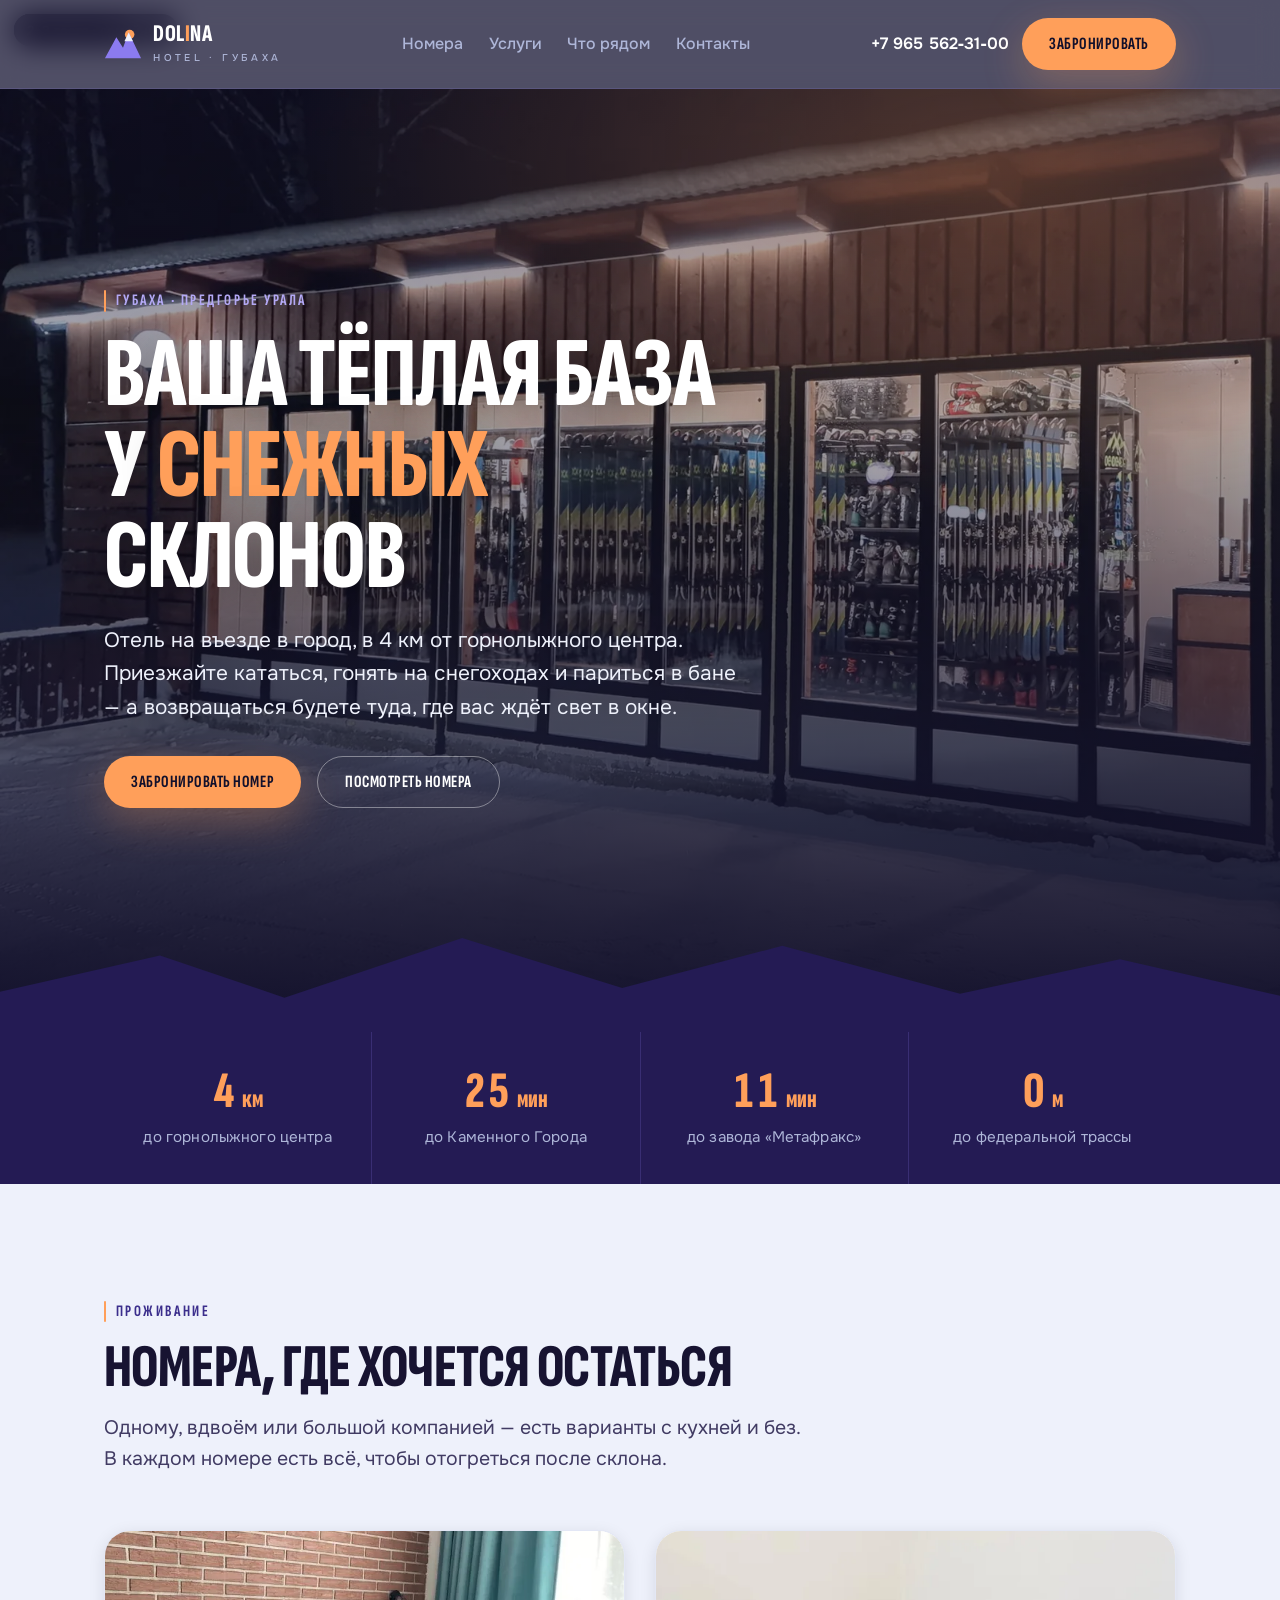
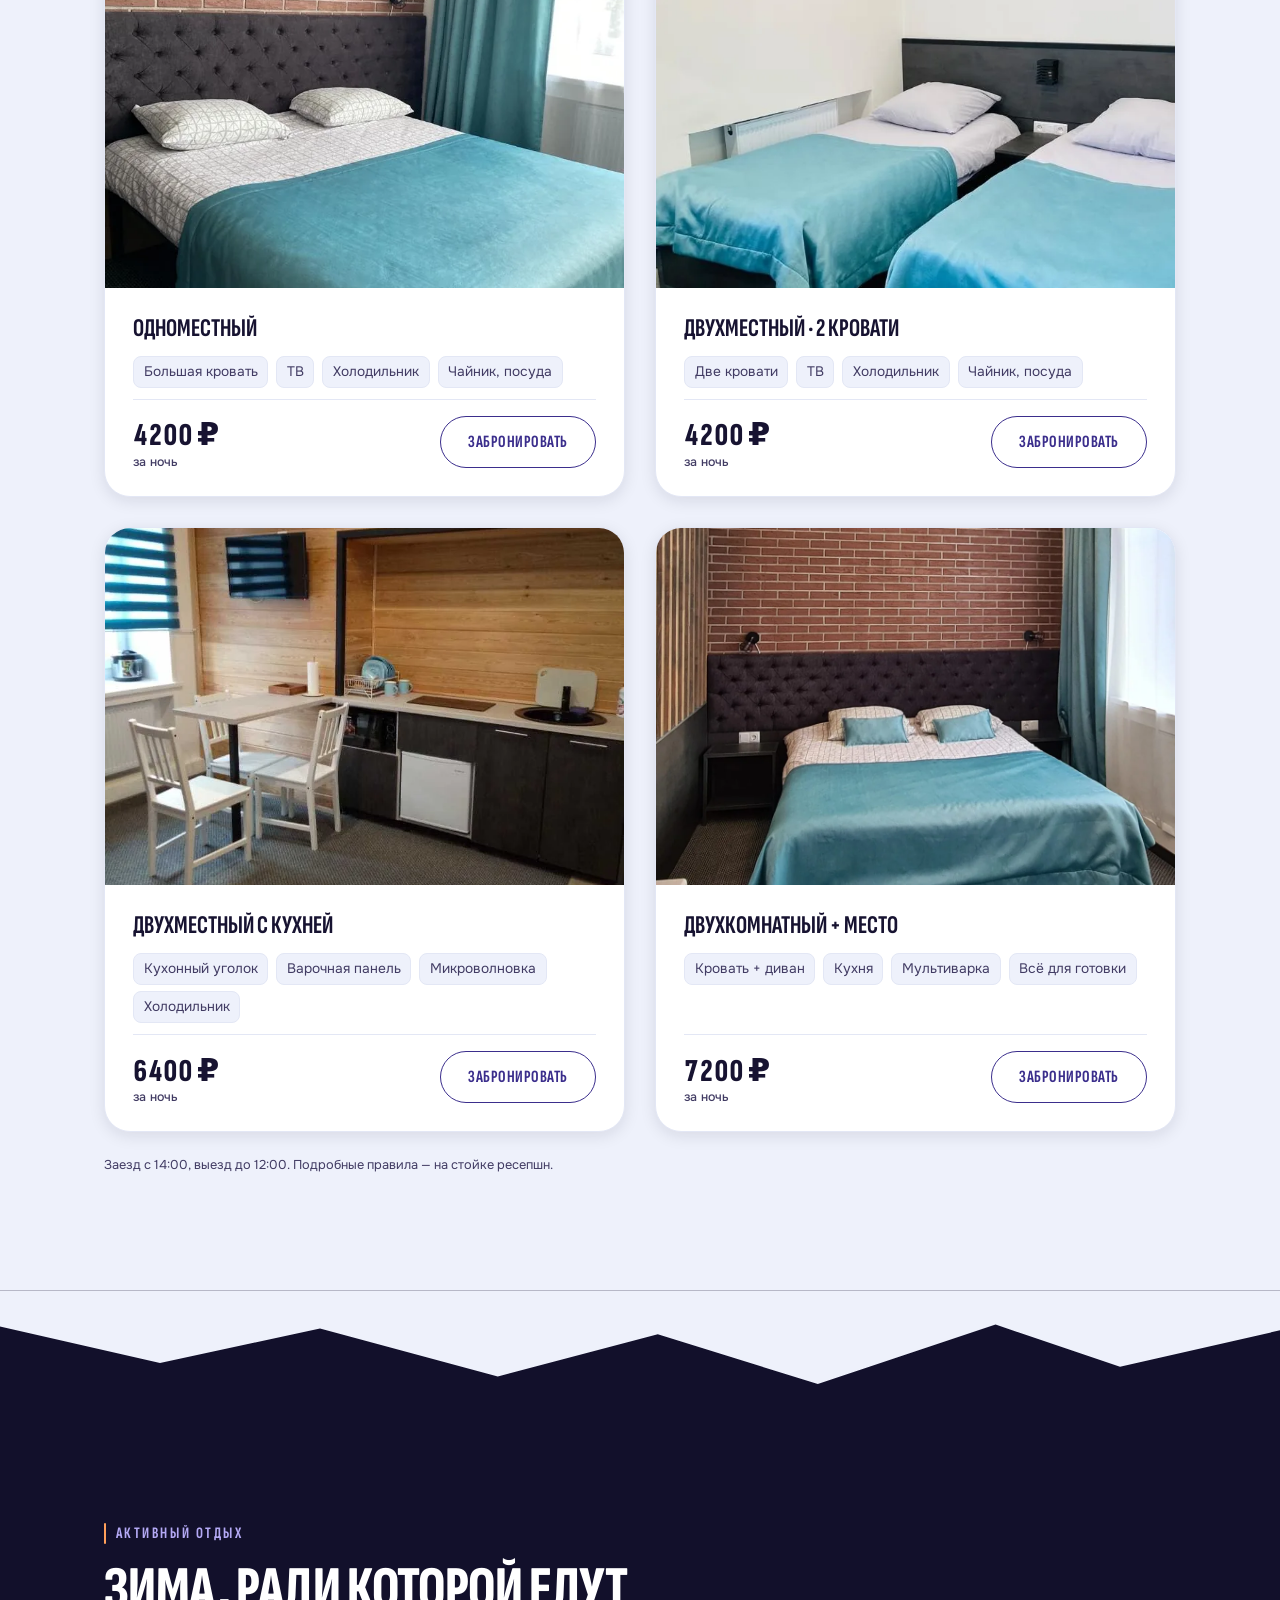
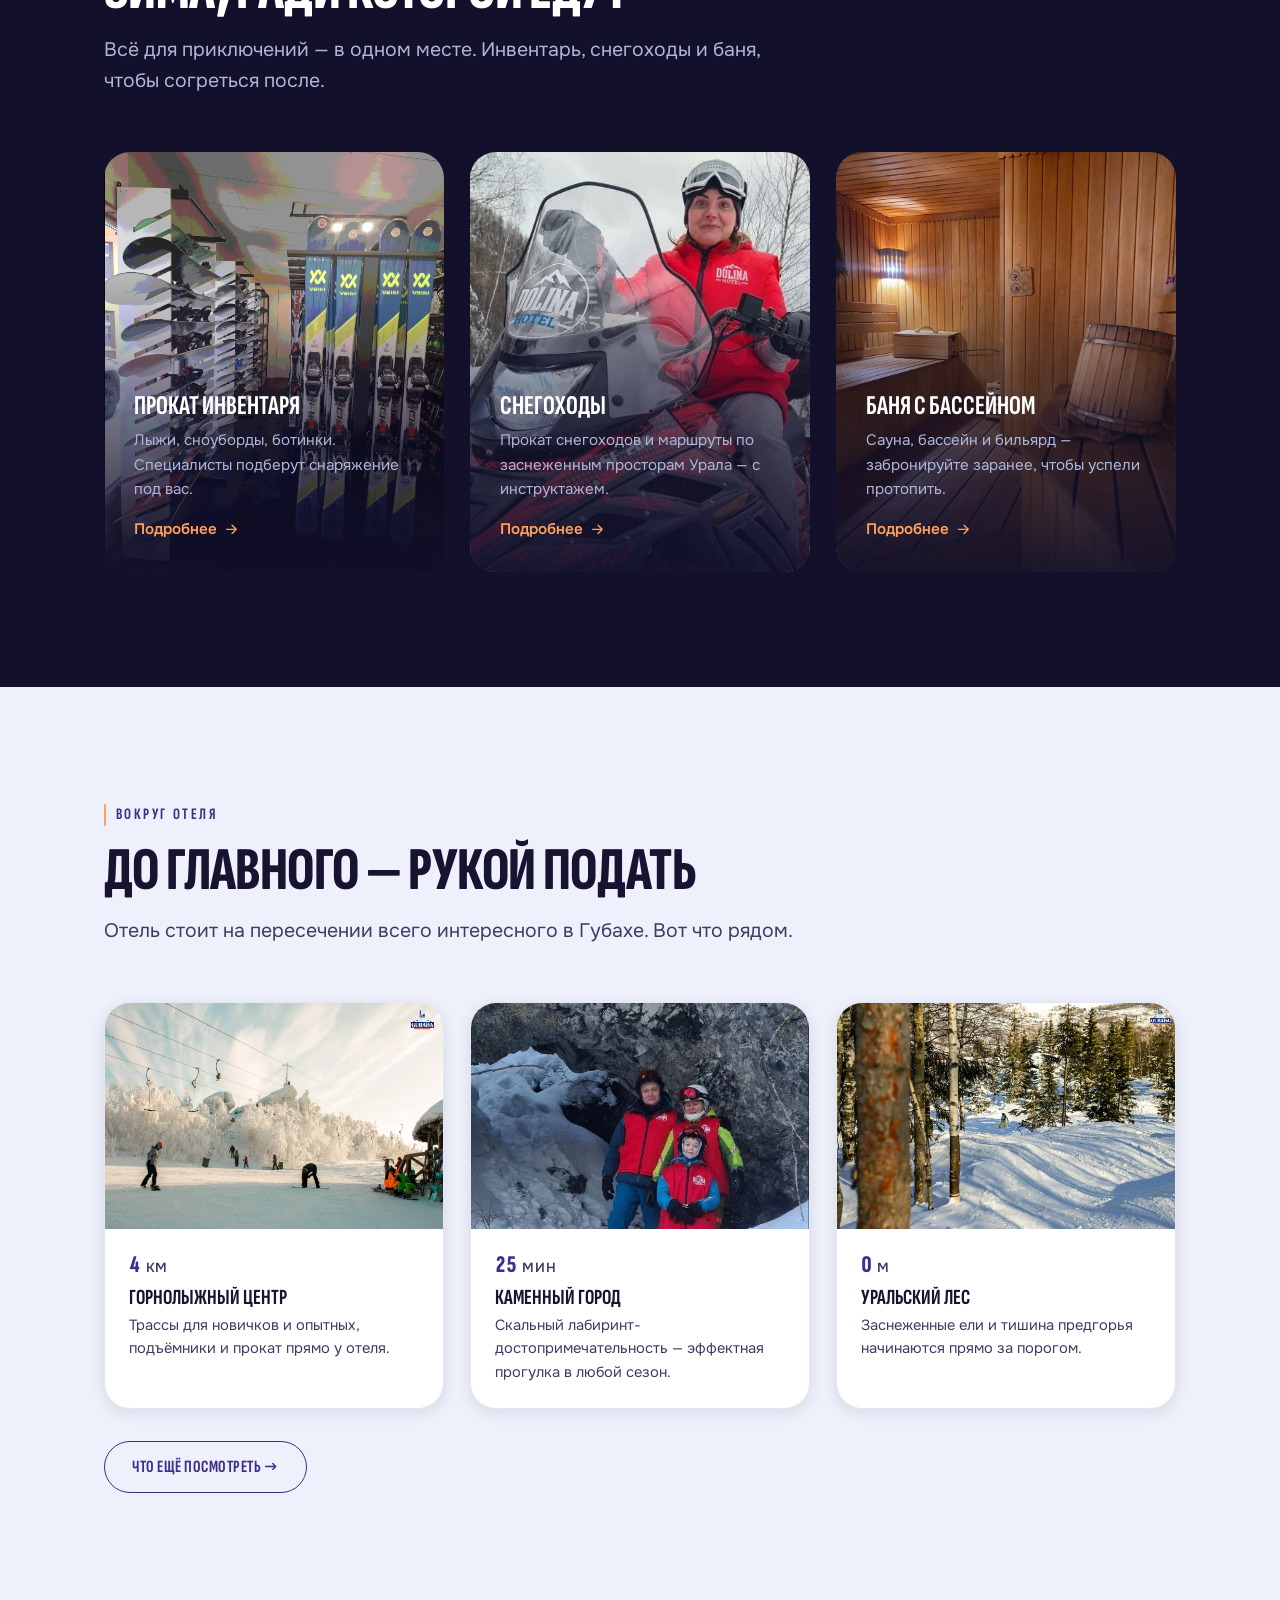
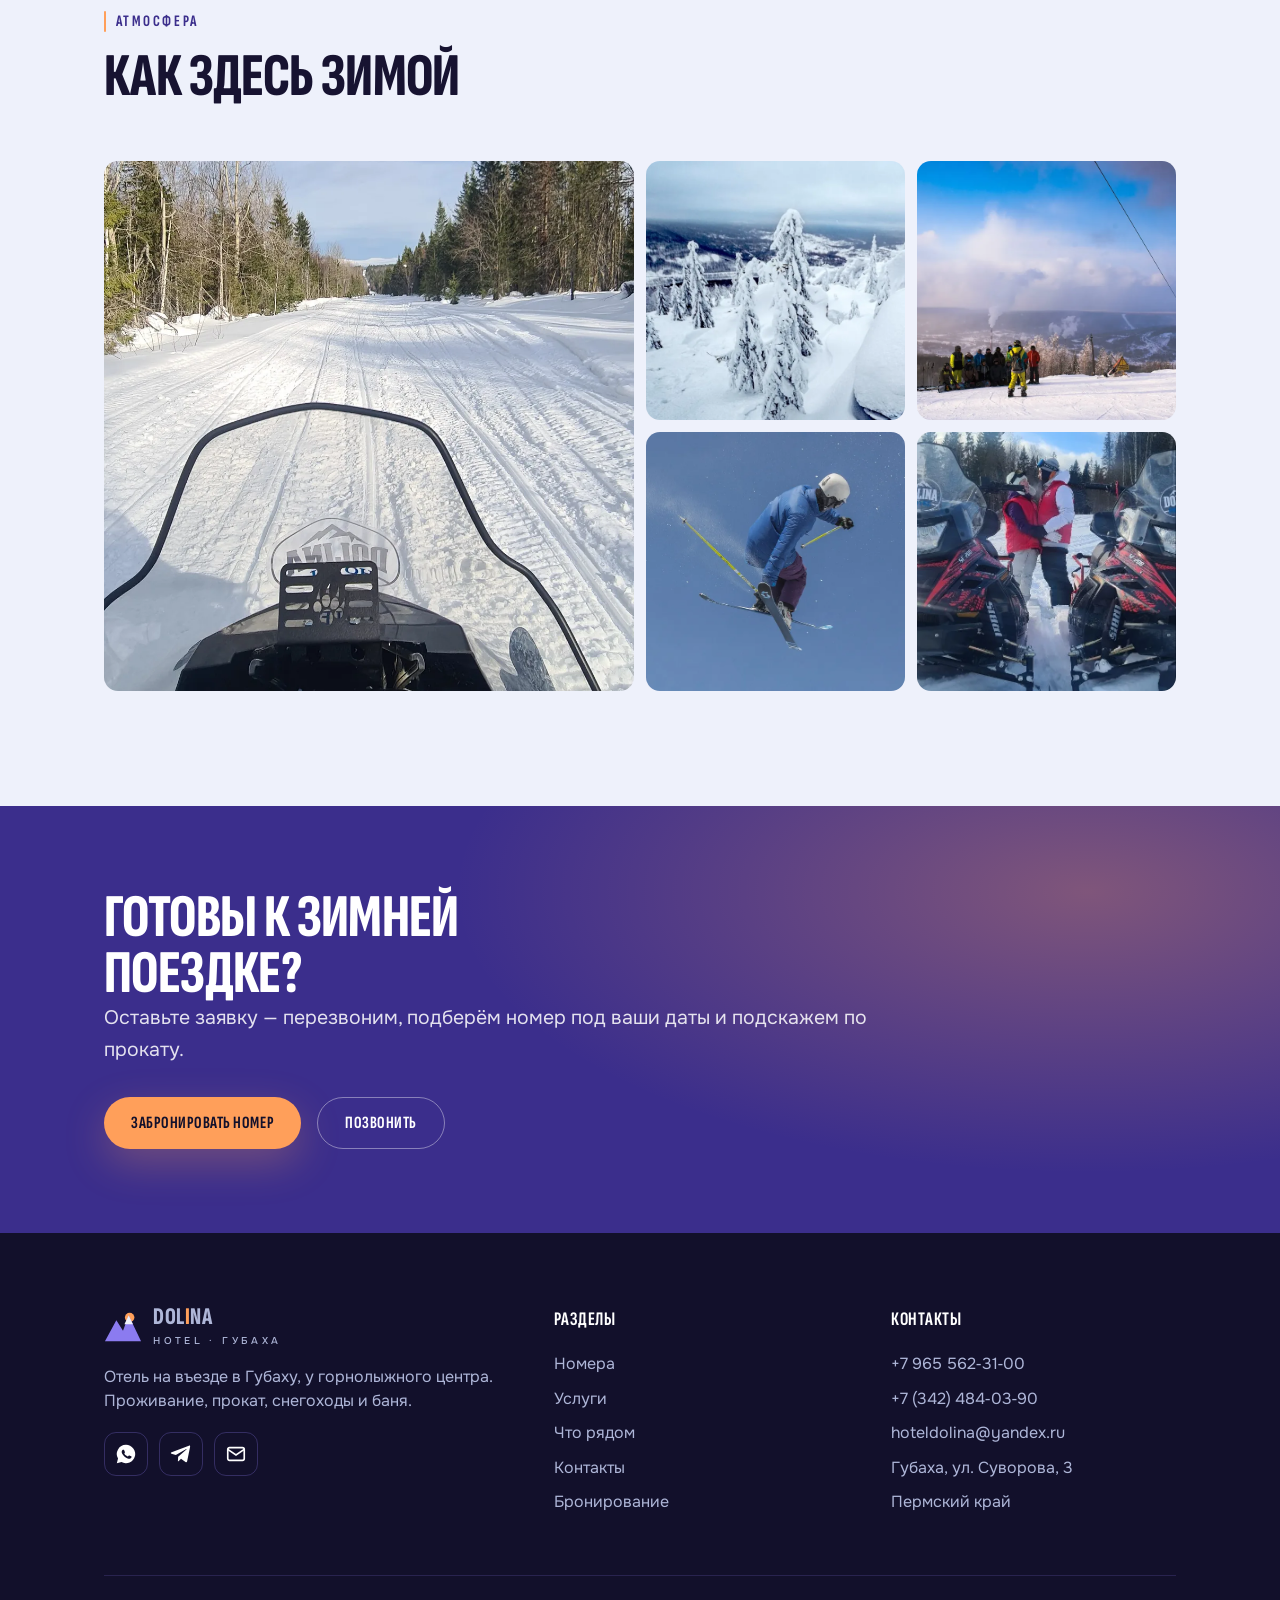
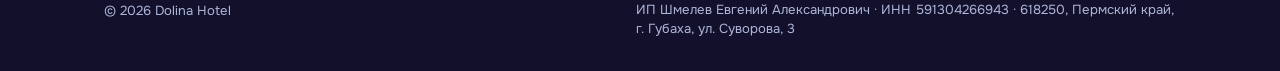
<file: index.html>
<!DOCTYPE html>
<html lang="ru">
<head>
<meta charset="UTF-8">
<meta name="viewport" content="width=device-width, initial-scale=1">
<title>Dolina Hotel — отель у горнолыжного центра в Губахе</title>
<meta name="description" content="Dolina Hotel — тёплая база для зимнего отдыха на въезде в Губаху: 4 км до горнолыжного центра, прокат снегоходов и лыж, баня с бассейном. Уютные номера от 4200 ₽ за ночь.">
<meta property="og:title" content="Dolina Hotel — база зимнего отдыха в Губахе">
<meta property="og:description" content="4 км до склонов, снегоходы, баня с бассейном, уютные номера. Забронируйте в пару кликов.">
<meta property="og:type" content="website">
<meta property="og:image" content="img/exterior-night.webp">
<link rel="icon" href="favicon.svg" type="image/svg+xml">
<link rel="preconnect" href="https://fonts.googleapis.com">
<link rel="preconnect" href="https://fonts.gstatic.com" crossorigin>
<link rel="stylesheet" href="css/styles.css">
</head>
<body>

<!-- HEADER -->
<header class="site-header">
  <div class="wrap nav">
    <a class="brand" href="index.html" aria-label="Dolina Hotel — на главную">
      <span class="brand__mark">
        <svg viewBox="0 0 40 40" fill="none" aria-hidden="true">
          <circle cx="27" cy="10" r="5" fill="#FF9F5A"/>
          <path d="M1 35 L13 13 L20 24 L26 8 L39 35 Z" fill="#8B7BF0"/>
          <path d="M26 8 L30.5 17 L21.5 17 Z" fill="#EEF1FB"/>
        </svg>
      </span>
      <span>
        <span class="brand__name">DOL<span>I</span>NA</span>
        <span class="brand__sub">Hotel · Губаха</span>
      </span>
    </a>
    <nav class="nav__links" aria-label="Главное меню">
      <a href="nomera.html">Номера</a>
      <a href="uslugi.html">Услуги</a>
      <a href="okrestnosti.html">Что рядом</a>
      <a href="kontakty.html">Контакты</a>
    </nav>
    <div class="nav__actions">
      <a class="nav__phone" href="tel:+79655623100">+7 965 562‑31‑00</a>
      <a class="btn btn--ember" href="kontakty.html#bron">Забронировать</a>
      <button class="burger" data-burger aria-label="Открыть меню" aria-expanded="false">
        <svg viewBox="0 0 24 24" fill="none" stroke="currentColor" stroke-width="2" aria-hidden="true"><path d="M3 6h18M3 12h18M3 18h18" stroke-linecap="round"/></svg>
      </button>
    </div>
  </div>
</header>

<!-- MOBILE NAV -->
<aside class="mobile-nav" aria-label="Мобильное меню">
  <button class="mobile-nav__close" data-nav-close aria-label="Закрыть меню">
    <svg viewBox="0 0 24 24" fill="none" stroke="currentColor" stroke-width="2" aria-hidden="true"><path d="M6 6l12 12M18 6L6 18" stroke-linecap="round"/></svg>
  </button>
  <a href="nomera.html">Номера</a>
  <a href="uslugi.html">Услуги</a>
  <a href="okrestnosti.html">Что рядом</a>
  <a href="kontakty.html">Контакты</a>
  <a class="btn btn--ember" href="kontakty.html#bron">Забронировать</a>
  <a class="nav__phone" href="tel:+79655623100" style="color:#EEF1FB;margin-top:1rem;display:block">+7 965 562‑31‑00</a>
</aside>
<div class="scrim"></div>

<main>

<!-- HERO -->
<section class="hero">
  <div class="hero__bg">
    <img src="img/exterior-night.webp" alt="Отель Dolina вечером: подсвеченный фасад на фоне зимних сумерек в Губахе" fetchpriority="high" width="1600" height="1272">
  </div>
  <div class="wrap hero__inner">
    <span class="eyebrow hero__eyebrow">Губаха · предгорье Урала</span>
    <h1 class="display">Ваша тёплая база<br>у <em>снежных</em> склонов</h1>
    <p class="lead hero__lead">Отель на въезде в город, в 4 км от горнолыжного центра. Приезжайте кататься, гонять на снегоходах и париться в бане — а возвращаться будете туда, где вас ждёт свет в окне.</p>
    <div class="hero__cta">
      <a class="btn btn--ember" href="kontakty.html#bron">Забронировать номер</a>
      <a class="btn btn--ghost" href="nomera.html">Посмотреть номера</a>
    </div>
  </div>
  <div class="ridge hero__ridge" aria-hidden="true">
    <svg viewBox="0 0 1440 120" preserveAspectRatio="none"><path d="M0 120 L0 78 L180 40 L320 84 L520 22 L700 74 L880 30 L1080 80 L1260 44 L1440 82 L1440 120 Z" fill="#241B54"/></svg>
  </div>
</section>

<!-- FACTS -->
<section class="facts">
  <div class="wrap">
    <div class="facts__grid">
      <div class="fact"><div class="fact__num">4 <span style="font-size:.5em">км</span></div><div class="fact__label">до горнолыжного центра</div></div>
      <div class="fact"><div class="fact__num">25 <span style="font-size:.5em">мин</span></div><div class="fact__label">до Каменного Города</div></div>
      <div class="fact"><div class="fact__num">11 <span style="font-size:.5em">мин</span></div><div class="fact__label">до завода «Метафракс»</div></div>
      <div class="fact"><div class="fact__num">0 <span style="font-size:.5em">м</span></div><div class="fact__label">до федеральной трассы</div></div>
    </div>
  </div>
</section>

<!-- ROOMS -->
<section class="section" id="nomera">
  <div class="wrap">
    <div class="section-head reveal">
      <span class="eyebrow">Проживание</span>
      <h2 class="display">Номера, где хочется остаться</h2>
      <p class="lead">Одному, вдвоём или большой компанией — есть варианты с кухней и без. В каждом номере есть всё, чтобы отогреться после склона.</p>
    </div>
    <div class="rooms">
      <article class="room reveal">
        <div class="room__media"><img src="img/room-single.webp" alt="Одноместный номер с большой кроватью и телевизором" loading="lazy" width="768" height="1024"></div>
        <div class="room__body">
          <span class="room__cap">1–2 гостя</span>
          <h3 class="room__title">Одноместный</h3>
          <ul class="room__feat"><li>Большая кровать</li><li>ТВ</li><li>Холодильник</li><li>Чайник, посуда</li></ul>
          <div class="room__foot">
            <div class="room__price">4200 ₽<small>за ночь</small></div>
            <a class="btn btn--outline" href="kontakty.html#bron">Забронировать</a>
          </div>
        </div>
      </article>
      <article class="room reveal">
        <div class="room__media"><img src="img/room-twin.webp" alt="Двухместный номер с двумя раздельными кроватями" loading="lazy" width="706" height="973"></div>
        <div class="room__body">
          <span class="room__cap">2 гостя</span>
          <h3 class="room__title">Двухместный · 2 кровати</h3>
          <ul class="room__feat"><li>Две кровати</li><li>ТВ</li><li>Холодильник</li><li>Чайник, посуда</li></ul>
          <div class="room__foot">
            <div class="room__price">4200 ₽<small>за ночь</small></div>
            <a class="btn btn--outline" href="kontakty.html#bron">Забронировать</a>
          </div>
        </div>
      </article>
      <article class="room reveal">
        <div class="room__media"><img src="img/room-kitchen.webp" alt="Двухместный номер с кухонным уголком и обеденной зоной" loading="lazy" width="780" height="1052"></div>
        <div class="room__body">
          <span class="room__cap">2 гостя · кухня</span>
          <h3 class="room__title">Двухместный с кухней</h3>
          <ul class="room__feat"><li>Кухонный уголок</li><li>Варочная панель</li><li>Микроволновка</li><li>Холодильник</li></ul>
          <div class="room__foot">
            <div class="room__price">6400 ₽<small>за ночь</small></div>
            <a class="btn btn--outline" href="kontakty.html#bron">Забронировать</a>
          </div>
        </div>
      </article>
      <article class="room reveal">
        <div class="room__media"><img src="img/room-family.webp" alt="Двухкомнатный семейный номер с большой кроватью и диваном" loading="lazy" width="1100" height="1390"></div>
        <div class="room__body">
          <span class="room__cap">2–3 гостя · семейный</span>
          <h3 class="room__title">Двухкомнатный + место</h3>
          <ul class="room__feat"><li>Кровать + диван</li><li>Кухня</li><li>Мультиварка</li><li>Всё для готовки</li></ul>
          <div class="room__foot">
            <div class="room__price">7200 ₽<small>за ночь</small></div>
            <a class="btn btn--outline" href="kontakty.html#bron">Забронировать</a>
          </div>
        </div>
      </article>
    </div>
    <p class="form-note reveal" style="margin-top:1.4rem">Заезд с 14:00, выезд до 12:00. Подробные правила — на стойке ресепшн.</p>
  </div>
</section>

<!-- SERVICES (dark) -->
<section class="dark-section on-dark">
  <div class="ridge" aria-hidden="true" style="transform:rotate(180deg)">
    <svg viewBox="0 0 1440 120" preserveAspectRatio="none"><path d="M0 120 L0 78 L180 40 L320 84 L520 22 L700 74 L880 30 L1080 80 L1260 44 L1440 82 L1440 120 Z" fill="#EEF1FB"/></svg>
  </div>
  <div class="wrap section">
    <div class="section-head reveal">
      <span class="eyebrow">Активный отдых</span>
      <h2 class="display">Зима, ради которой едут</h2>
      <p class="lead">Всё для приключений — в одном месте. Инвентарь, снегоходы и баня, чтобы согреться после.</p>
    </div>
    <div class="services">
      <a class="tile reveal" href="uslugi.html#prokat">
        <img src="img/service-ski.webp" alt="Стойка проката горнолыжного инвентаря" loading="lazy" width="1300" height="1719">
        <div class="tile__body">
          <h3 class="tile__title">Прокат инвентаря</h3>
          <p class="tile__text">Лыжи, сноуборды, ботинки. Специалисты подберут снаряжение под вас.</p>
          <span class="tile__link">Подробнее <svg viewBox="0 0 24 24" fill="none" stroke="currentColor" stroke-width="2" aria-hidden="true"><path d="M5 12h14M13 6l6 6-6 6" stroke-linecap="round" stroke-linejoin="round"/></svg></span>
        </div>
      </a>
      <a class="tile reveal" href="uslugi.html#snegohody">
        <img src="img/service-snowmobile.webp" alt="Гость на снегоходе у отеля Dolina" loading="lazy" width="577" height="577">
        <div class="tile__body">
          <h3 class="tile__title">Снегоходы</h3>
          <p class="tile__text">Прокат снегоходов и маршруты по заснеженным просторам Урала — с инструктажем.</p>
          <span class="tile__link">Подробнее <svg viewBox="0 0 24 24" fill="none" stroke="currentColor" stroke-width="2" aria-hidden="true"><path d="M5 12h14M13 6l6 6-6 6" stroke-linecap="round" stroke-linejoin="round"/></svg></span>
        </div>
      </a>
      <a class="tile reveal" href="uslugi.html#banya">
        <img src="img/service-banya.webp" alt="Баня с сауной в отеле Dolina" loading="lazy" width="960" height="1280">
        <div class="tile__body">
          <h3 class="tile__title">Баня с бассейном</h3>
          <p class="tile__text">Сауна, бассейн и бильярд — забронируйте заранее, чтобы успели протопить.</p>
          <span class="tile__link">Подробнее <svg viewBox="0 0 24 24" fill="none" stroke="currentColor" stroke-width="2" aria-hidden="true"><path d="M5 12h14M13 6l6 6-6 6" stroke-linecap="round" stroke-linejoin="round"/></svg></span>
        </div>
      </a>
    </div>
  </div>
</section>

<!-- NEARBY -->
<section class="section" id="ryadom">
  <div class="wrap">
    <div class="section-head reveal">
      <span class="eyebrow">Вокруг отеля</span>
      <h2 class="display">До главного — рукой подать</h2>
      <p class="lead">Отель стоит на пересечении всего интересного в Губахе. Вот что рядом.</p>
    </div>
    <div class="nearby">
      <article class="place reveal">
        <div class="place__media"><img src="img/nearby-slope.webp" alt="Горнолыжный склон в Губахе" loading="lazy" width="1300" height="867"></div>
        <div class="place__body">
          <div class="place__dist">4 <span>км</span></div>
          <h3 class="place__title">Горнолыжный центр</h3>
          <p class="place__text">Трассы для новичков и опытных, подъёмники и прокат прямо у отеля.</p>
        </div>
      </article>
      <article class="place reveal">
        <div class="place__media"><img src="img/nearby-kamennygorod.webp" alt="Скалы Каменного Города рядом с Губахой" loading="lazy" width="577" height="577"></div>
        <div class="place__body">
          <div class="place__dist">25 <span>мин</span></div>
          <h3 class="place__title">Каменный Город</h3>
          <p class="place__text">Скальный лабиринт-достопримечательность — эффектная прогулка в любой сезон.</p>
        </div>
      </article>
      <article class="place reveal">
        <div class="place__media"><img src="img/nearby-forest.webp" alt="Зимний лес и заснеженные ели в окрестностях Губахи" loading="lazy" width="1300" height="867"></div>
        <div class="place__body">
          <div class="place__dist">0 <span>м</span></div>
          <h3 class="place__title">Уральский лес</h3>
          <p class="place__text">Заснеженные ели и тишина предгорья начинаются прямо за порогом.</p>
        </div>
      </article>
    </div>
    <div style="margin-top:2rem" class="reveal"><a class="btn btn--outline" href="okrestnosti.html">Что ещё посмотреть →</a></div>
  </div>
</section>

<!-- GALLERY -->
<section class="section" style="padding-top:0">
  <div class="wrap">
    <div class="section-head reveal">
      <span class="eyebrow">Атмосфера</span>
      <h2 class="display">Как здесь зимой</h2>
    </div>
    <div class="gallery reveal">
      <a href="img/gallery5.webp"><img src="img/gallery5.webp" alt="Снегоход на снежном просторе" loading="lazy"></a>
      <a href="img/gallery1.webp"><img src="img/gallery1.webp" alt="Заснеженные вершины Урала" loading="lazy"></a>
      <a href="img/gallery2.webp"><img src="img/gallery2.webp" alt="Горнолыжный склон и подъёмник" loading="lazy"></a>
      <a href="img/gallery3.webp"><img src="img/gallery3.webp" alt="Лыжник на трассе" loading="lazy"></a>
      <a href="img/gallery4.webp"><img src="img/gallery4.webp" alt="Гости на снегоходах у отеля" loading="lazy"></a>
    </div>
  </div>
</section>

<!-- CTA BAND -->
<section class="cta-band">
  <div class="wrap cta-band__inner">
    <div class="reveal">
      <h2 class="display" style="color:#fff">Готовы к зимней<br>поездке?</h2>
      <p class="lead">Оставьте заявку — перезвоним, подберём номер под ваши даты и подскажем по прокату.</p>
    </div>
    <div class="hero__cta reveal">
      <a class="btn btn--ember" href="kontakty.html#bron">Забронировать номер</a>
      <a class="btn btn--ghost" href="tel:+79655623100">Позвонить</a>
    </div>
  </div>
</section>

</main>

<!-- FOOTER -->
<footer class="site-footer">
  <div class="wrap">
    <div class="footer__grid">
      <div class="footer__brand">
        <a class="brand" href="index.html">
          <span class="brand__mark">
            <svg viewBox="0 0 40 40" fill="none" aria-hidden="true"><circle cx="27" cy="10" r="5" fill="#FF9F5A"/><path d="M1 35 L13 13 L20 24 L26 8 L39 35 Z" fill="#8B7BF0"/><path d="M26 8 L30.5 17 L21.5 17 Z" fill="#EEF1FB"/></svg>
          </span>
          <span><span class="brand__name">DOL<span>I</span>NA</span><span class="brand__sub">Hotel · Губаха</span></span>
        </a>
        <p class="footer__legal">Отель на въезде в Губаху, у горнолыжного центра. Проживание, прокат, снегоходы и баня.</p>
        <div class="footer__social">
          <a href="https://wa.me/79655623100" aria-label="WhatsApp" target="_blank" rel="noopener"><svg viewBox="0 0 24 24" fill="currentColor" aria-hidden="true"><path d="M12 2a10 10 0 0 0-8.7 15l-1.3 5 5.1-1.3A10 10 0 1 0 12 2Zm5.5 14.1c-.2.6-1.2 1.2-1.7 1.2-.4 0-1 .1-3.2-.9-2.6-1.1-4.2-3.8-4.3-4-.1-.2-1-1.4-1-2.6s.6-1.8.9-2.1c.2-.2.5-.3.7-.3h.5c.2 0 .4 0 .6.5l.8 2c.1.2.1.4 0 .5l-.4.6c-.1.2-.3.3-.1.6.1.3.7 1.1 1.5 1.8 1 .9 1.8 1.1 2 1.2.3.1.4.1.6-.1l.7-.8c.2-.2.4-.2.6-.1l1.9.9c.2.1.4.2.4.3.1.2.1.6 0 1.1Z"/></svg></a>
          <a href="https://t.me/" aria-label="Telegram" target="_blank" rel="noopener"><svg viewBox="0 0 24 24" fill="currentColor" aria-hidden="true"><path d="M21.9 4.3 18.7 20c-.2 1-.9 1.3-1.8.8l-4.9-3.6-2.4 2.3c-.3.3-.5.5-1 .5l.3-4.9 9-8.1c.4-.3-.1-.5-.6-.2L6.4 13.2l-4.8-1.5c-1-.3-1-1 .2-1.5L20.6 2.9c.9-.3 1.6.2 1.3 1.4Z"/></svg></a>
          <a href="mailto:hoteldolina@yandex.ru" aria-label="Написать письмо"><svg viewBox="0 0 24 24" fill="none" stroke="currentColor" stroke-width="1.8" aria-hidden="true"><rect x="3" y="5" width="18" height="14" rx="2"/><path d="m3 7 9 6 9-6"/></svg></a>
        </div>
      </div>
      <div>
        <h4>Разделы</h4>
        <ul>
          <li><a href="nomera.html">Номера</a></li>
          <li><a href="uslugi.html">Услуги</a></li>
          <li><a href="okrestnosti.html">Что рядом</a></li>
          <li><a href="kontakty.html">Контакты</a></li>
          <li><a href="kontakty.html#bron">Бронирование</a></li>
        </ul>
      </div>
      <div>
        <h4>Контакты</h4>
        <ul>
          <li><a href="tel:+79655623100">+7 965 562‑31‑00</a></li>
          <li><a href="tel:+73424840390">+7 (342) 484‑03‑90</a></li>
          <li><a href="mailto:hoteldolina@yandex.ru">hoteldolina@yandex.ru</a></li>
          <li>Губаха, ул. Суворова, 3</li>
          <li>Пермский край</li>
        </ul>
      </div>
    </div>
    <div class="footer__bottom">
      <span>© <span data-year>2026</span> Dolina Hotel</span>
      <span class="footer__legal">ИП Шмелев Евгений Александрович · ИНН 591304266943 · 618250, Пермский край, г. Губаха, ул. Суворова, 3</span>
    </div>
  </div>
</footer>

<script src="js/main.js"></script>
</body>
</html>
</file>
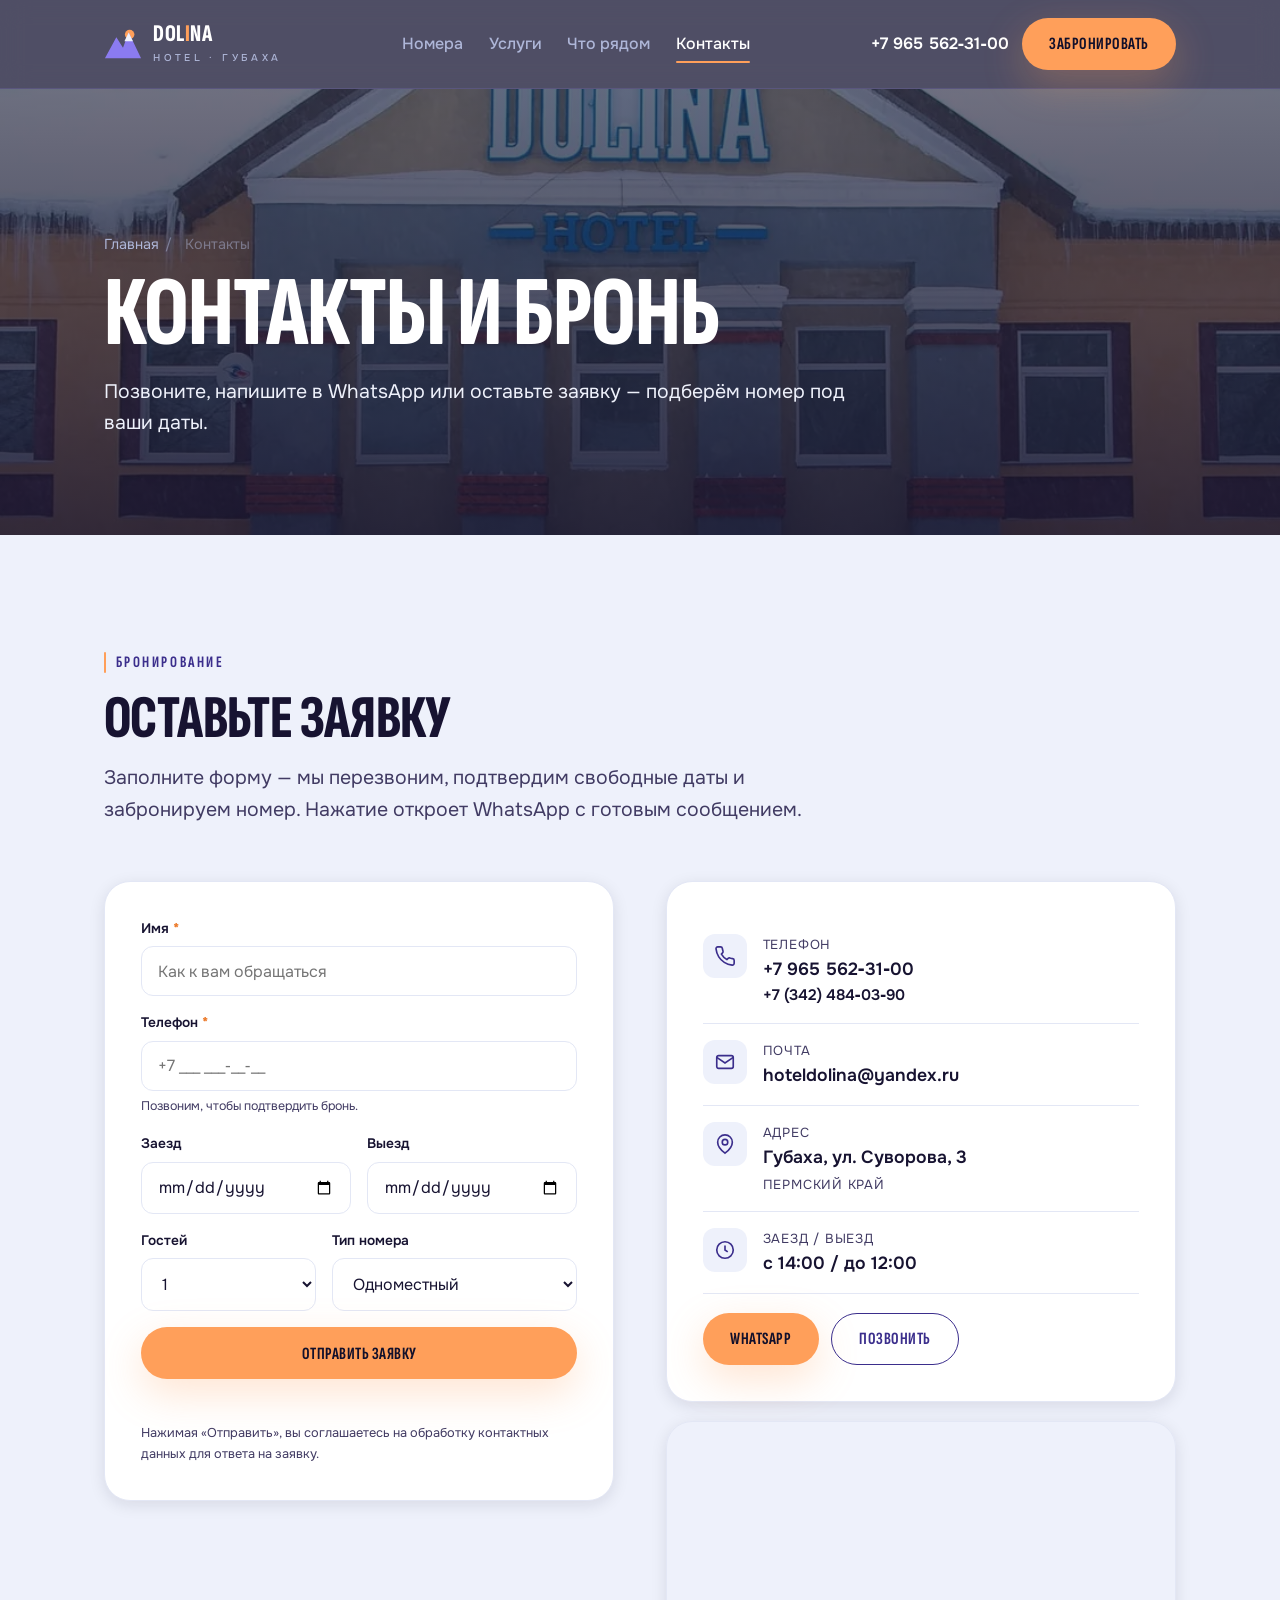
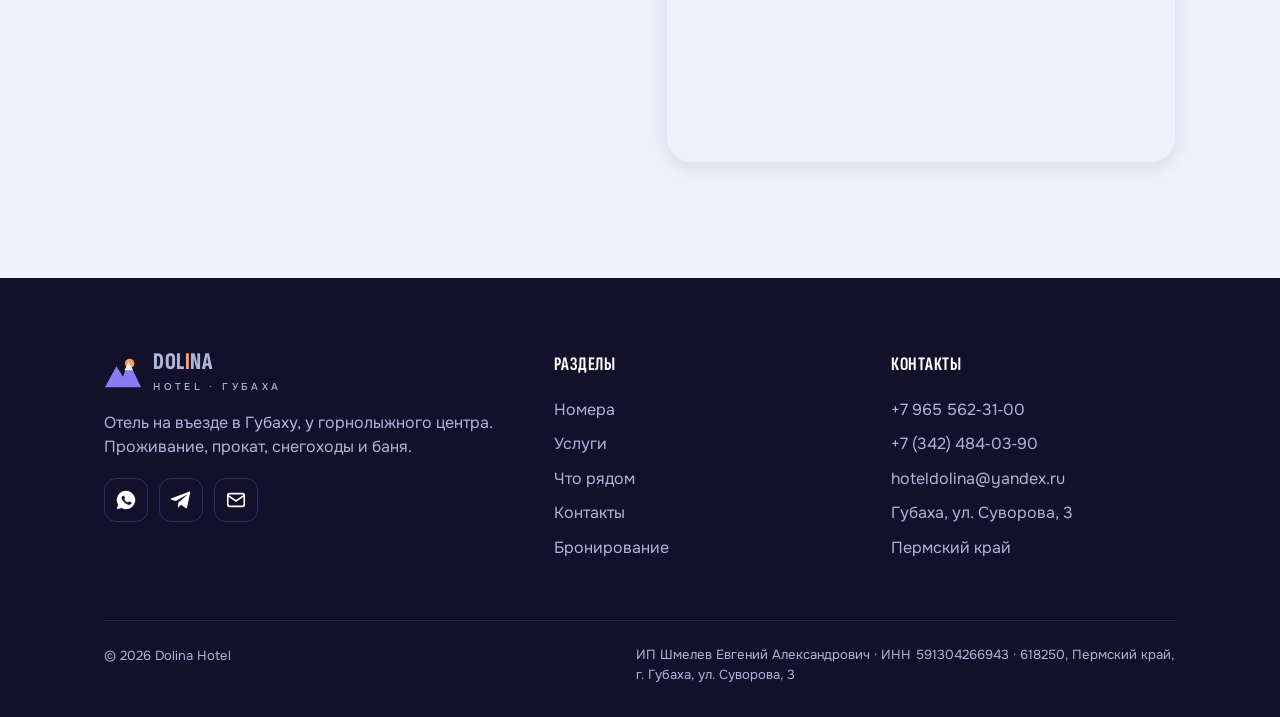
<file: kontakty.html>
<!DOCTYPE html>
<html lang="ru">
<head>
<meta charset="UTF-8">
<meta name="viewport" content="width=device-width, initial-scale=1">
<title>Контакты и бронирование — Dolina Hotel, Губаха</title>
<meta name="description" content="Контакты отеля Dolina в Губахе: телефон +7 965 562‑31‑00, почта hoteldolina@yandex.ru, адрес ул. Суворова, 3. Оставьте заявку на бронирование онлайн.">
<link rel="icon" href="favicon.svg" type="image/svg+xml">
<link rel="preconnect" href="https://fonts.googleapis.com">
<link rel="preconnect" href="https://fonts.gstatic.com" crossorigin>
<link rel="stylesheet" href="css/styles.css">
</head>
<body>
<header class="site-header">
  <div class="wrap nav">
    <a class="brand" href="index.html" aria-label="Dolina Hotel — на главную">
      <span class="brand__mark"><svg viewBox="0 0 40 40" fill="none" aria-hidden="true"><circle cx="27" cy="10" r="5" fill="#FF9F5A"/><path d="M1 35 L13 13 L20 24 L26 8 L39 35 Z" fill="#8B7BF0"/><path d="M26 8 L30.5 17 L21.5 17 Z" fill="#EEF1FB"/></svg></span>
      <span><span class="brand__name">DOL<span>I</span>NA</span><span class="brand__sub">Hotel · Губаха</span></span>
    </a>
    <nav class="nav__links" aria-label="Главное меню">
      <a href="nomera.html">Номера</a>
      <a href="uslugi.html">Услуги</a>
      <a href="okrestnosti.html">Что рядом</a>
      <a href="kontakty.html" aria-current="page">Контакты</a>
    </nav>
    <div class="nav__actions">
      <a class="nav__phone" href="tel:+79655623100">+7 965 562‑31‑00</a>
      <a class="btn btn--ember" href="kontakty.html#bron">Забронировать</a>
      <button class="burger" data-burger aria-label="Открыть меню" aria-expanded="false"><svg viewBox="0 0 24 24" fill="none" stroke="currentColor" stroke-width="2" aria-hidden="true"><path d="M3 6h18M3 12h18M3 18h18" stroke-linecap="round"/></svg></button>
    </div>
  </div>
</header>
<aside class="mobile-nav" aria-label="Мобильное меню">
  <button class="mobile-nav__close" data-nav-close aria-label="Закрыть меню"><svg viewBox="0 0 24 24" fill="none" stroke="currentColor" stroke-width="2" aria-hidden="true"><path d="M6 6l12 12M18 6L6 18" stroke-linecap="round"/></svg></button>
  <a href="nomera.html">Номера</a>
  <a href="uslugi.html">Услуги</a>
  <a href="okrestnosti.html">Что рядом</a>
  <a href="kontakty.html">Контакты</a>
  <a class="btn btn--ember" href="kontakty.html#bron">Забронировать</a>
  <a class="nav__phone" href="tel:+79655623100" style="color:#EEF1FB;margin-top:1rem;display:block">+7 965 562‑31‑00</a>
</aside>
<div class="scrim"></div>
<main>
<section class="page-hero">
  <div class="page-hero__bg"><img src="img/exterior-day.webp" alt="Фасад отеля Dolina зимой" width="1600" height="1000"></div>
  <div class="wrap page-hero__inner">
    <nav class="breadcrumbs" aria-label="Хлебные крошки"><a href="index.html">Главная</a><span>/</span><span>Контакты</span></nav>
    <h1 class="display">Контакты и бронь</h1>
    <p class="lead" style="color:#EEF1FB">Позвоните, напишите в WhatsApp или оставьте заявку — подберём номер под ваши даты.</p>
  </div>
</section><section class="section" id="bron" style="scroll-margin-top:90px"><div class="wrap">
  <div class="section-head reveal"><span class="eyebrow">Бронирование</span><h2 class="display">Оставьте заявку</h2><p class="lead">Заполните форму — мы перезвоним, подтвердим свободные даты и забронируем номер. Нажатие откроет WhatsApp с готовым сообщением.</p></div>
  <div class="contact-grid">
    <form class="contact-card book-form reveal" data-book-form novalidate>
      <div class="field"><label for="name">Имя <b>*</b></label><input id="name" name="name" type="text" autocomplete="name" placeholder="Как к вам обращаться" required></div>
      <div class="field"><label for="phone">Телефон <b>*</b></label><input id="phone" name="phone" type="tel" autocomplete="tel" inputmode="tel" placeholder="+7 ___ ___‑__‑__" required><span class="hint">Позвоним, чтобы подтвердить бронь.</span></div>
      <div class="field row">
        <div class="field"><label for="checkin">Заезд</label><input id="checkin" name="checkin" type="date"></div>
        <div class="field"><label for="checkout">Выезд</label><input id="checkout" name="checkout" type="date"></div>
      </div>
      <div class="field row">
        <div class="field"><label for="guests">Гостей</label><select id="guests" name="guests"><option>1</option><option>2</option><option>3</option><option>4+</option></select></div>
        <div class="field"><label for="room">Тип номера</label><select id="room" name="room"><option>Одноместный</option><option>Двухместный · 2 кровати</option><option>Двухместный с кухней</option><option>Двухкомнатный + место</option></select></div>
      </div>
      <button class="btn btn--ember" type="submit" style="width:100%">Отправить заявку</button>
      <p class="form-status" role="status" aria-live="polite"></p>
      <p class="form-note">Нажимая «Отправить», вы соглашаетесь на обработку контактных данных для ответа на заявку.</p>
    </form>
    <div class="stack-gap">
      <div class="contact-card reveal">
        <div class="contact-row"><span class="contact-row__ico"><svg viewBox="0 0 24 24" fill="none" stroke="currentColor" stroke-width="1.8"><path d="M22 16.9v3a2 2 0 0 1-2.2 2 19.8 19.8 0 0 1-8.6-3 19.5 19.5 0 0 1-6-6 19.8 19.8 0 0 1-3-8.6A2 2 0 0 1 4.1 2h3a2 2 0 0 1 2 1.7c.1 1 .4 1.9.7 2.8a2 2 0 0 1-.5 2.1L8.1 9.9a16 16 0 0 0 6 6l1.3-1.3a2 2 0 0 1 2.1-.4c.9.3 1.8.6 2.8.7a2 2 0 0 1 1.7 2Z"/></svg></span><div><div class="contact-row__k">Телефон</div><div class="contact-row__v"><a href="tel:+79655623100">+7 965 562‑31‑00</a></div><div class="contact-row__v" style="font-size:.95rem"><a href="tel:+73424840390">+7 (342) 484‑03‑90</a></div></div></div>
        <div class="contact-row"><span class="contact-row__ico"><svg viewBox="0 0 24 24" fill="none" stroke="currentColor" stroke-width="1.8"><rect x="3" y="5" width="18" height="14" rx="2"/><path d="m3 7 9 6 9-6"/></svg></span><div><div class="contact-row__k">Почта</div><div class="contact-row__v"><a href="mailto:hoteldolina@yandex.ru">hoteldolina@yandex.ru</a></div></div></div>
        <div class="contact-row"><span class="contact-row__ico"><svg viewBox="0 0 24 24" fill="none" stroke="currentColor" stroke-width="1.8"><path d="M20 10c0 6-8 12-8 12s-8-6-8-12a8 8 0 0 1 16 0Z"/><circle cx="12" cy="10" r="3"/></svg></span><div><div class="contact-row__k">Адрес</div><div class="contact-row__v">Губаха, ул. Суворова, 3</div><div class="contact-row__k" style="margin-top:2px">Пермский край</div></div></div>
        <div class="contact-row"><span class="contact-row__ico"><svg viewBox="0 0 24 24" fill="none" stroke="currentColor" stroke-width="1.8"><circle cx="12" cy="12" r="9"/><path d="M12 7v5l3 2"/></svg></span><div><div class="contact-row__k">Заезд / выезд</div><div class="contact-row__v">с 14:00 / до 12:00</div></div></div>
        <div style="display:flex;gap:.8rem;margin-top:1.2rem;flex-wrap:wrap"><a class="btn btn--ember" href="https://wa.me/79655623100" target="_blank" rel="noopener">WhatsApp</a><a class="btn btn--outline" href="tel:+79655623100">Позвонить</a></div>
      </div>
      <div class="map-embed reveal"><iframe title="Отель Dolina на карте — Губаха, ул. Суворова, 3" loading="lazy" src="https://yandex.ru/map-widget/v1/?text=Губаха%20улица%20Суворова%203&z=16"></iframe></div>
    </div>
  </div>
</div></section>
</main>
<footer class="site-footer">
  <div class="wrap">
    <div class="footer__grid">
      <div class="footer__brand">
        <a class="brand" href="index.html">
          <span class="brand__mark"><svg viewBox="0 0 40 40" fill="none" aria-hidden="true"><circle cx="27" cy="10" r="5" fill="#FF9F5A"/><path d="M1 35 L13 13 L20 24 L26 8 L39 35 Z" fill="#8B7BF0"/><path d="M26 8 L30.5 17 L21.5 17 Z" fill="#EEF1FB"/></svg></span>
          <span><span class="brand__name">DOL<span>I</span>NA</span><span class="brand__sub">Hotel · Губаха</span></span>
        </a>
        <p class="footer__legal">Отель на въезде в Губаху, у горнолыжного центра. Проживание, прокат, снегоходы и баня.</p>
        <div class="footer__social">
          <a href="https://wa.me/79655623100" aria-label="WhatsApp" target="_blank" rel="noopener"><svg viewBox="0 0 24 24" fill="currentColor" aria-hidden="true"><path d="M12 2a10 10 0 0 0-8.7 15l-1.3 5 5.1-1.3A10 10 0 1 0 12 2Zm5.5 14.1c-.2.6-1.2 1.2-1.7 1.2-.4 0-1 .1-3.2-.9-2.6-1.1-4.2-3.8-4.3-4-.1-.2-1-1.4-1-2.6s.6-1.8.9-2.1c.2-.2.5-.3.7-.3h.5c.2 0 .4 0 .6.5l.8 2c.1.2.1.4 0 .5l-.4.6c-.1.2-.3.3-.1.6.1.3.7 1.1 1.5 1.8 1 .9 1.8 1.1 2 1.2.3.1.4.1.6-.1l.7-.8c.2-.2.4-.2.6-.1l1.9.9c.2.1.4.2.4.3.1.2.1.6 0 1.1Z"/></svg></a>
          <a href="https://t.me/" aria-label="Telegram" target="_blank" rel="noopener"><svg viewBox="0 0 24 24" fill="currentColor" aria-hidden="true"><path d="M21.9 4.3 18.7 20c-.2 1-.9 1.3-1.8.8l-4.9-3.6-2.4 2.3c-.3.3-.5.5-1 .5l.3-4.9 9-8.1c.4-.3-.1-.5-.6-.2L6.4 13.2l-4.8-1.5c-1-.3-1-1 .2-1.5L20.6 2.9c.9-.3 1.6.2 1.3 1.4Z"/></svg></a>
          <a href="mailto:hoteldolina@yandex.ru" aria-label="Написать письмо"><svg viewBox="0 0 24 24" fill="none" stroke="currentColor" stroke-width="1.8" aria-hidden="true"><rect x="3" y="5" width="18" height="14" rx="2"/><path d="m3 7 9 6 9-6"/></svg></a>
        </div>
      </div>
      <div><h4>Разделы</h4><ul>
        <li><a href="nomera.html">Номера</a></li>
        <li><a href="uslugi.html">Услуги</a></li>
        <li><a href="okrestnosti.html">Что рядом</a></li>
        <li><a href="kontakty.html">Контакты</a></li>
        <li><a href="kontakty.html#bron">Бронирование</a></li>
      </ul></div>
      <div><h4>Контакты</h4><ul>
        <li><a href="tel:+79655623100">+7 965 562‑31‑00</a></li>
        <li><a href="tel:+73424840390">+7 (342) 484‑03‑90</a></li>
        <li><a href="mailto:hoteldolina@yandex.ru">hoteldolina@yandex.ru</a></li>
        <li>Губаха, ул. Суворова, 3</li>
        <li>Пермский край</li>
      </ul></div>
    </div>
    <div class="footer__bottom">
      <span>© <span data-year>2026</span> Dolina Hotel</span>
      <span class="footer__legal">ИП Шмелев Евгений Александрович · ИНН 591304266943 · 618250, Пермский край, г. Губаха, ул. Суворова, 3</span>
    </div>
  </div>
</footer>
<script src="js/main.js"></script>
</body>
</html>
</file>
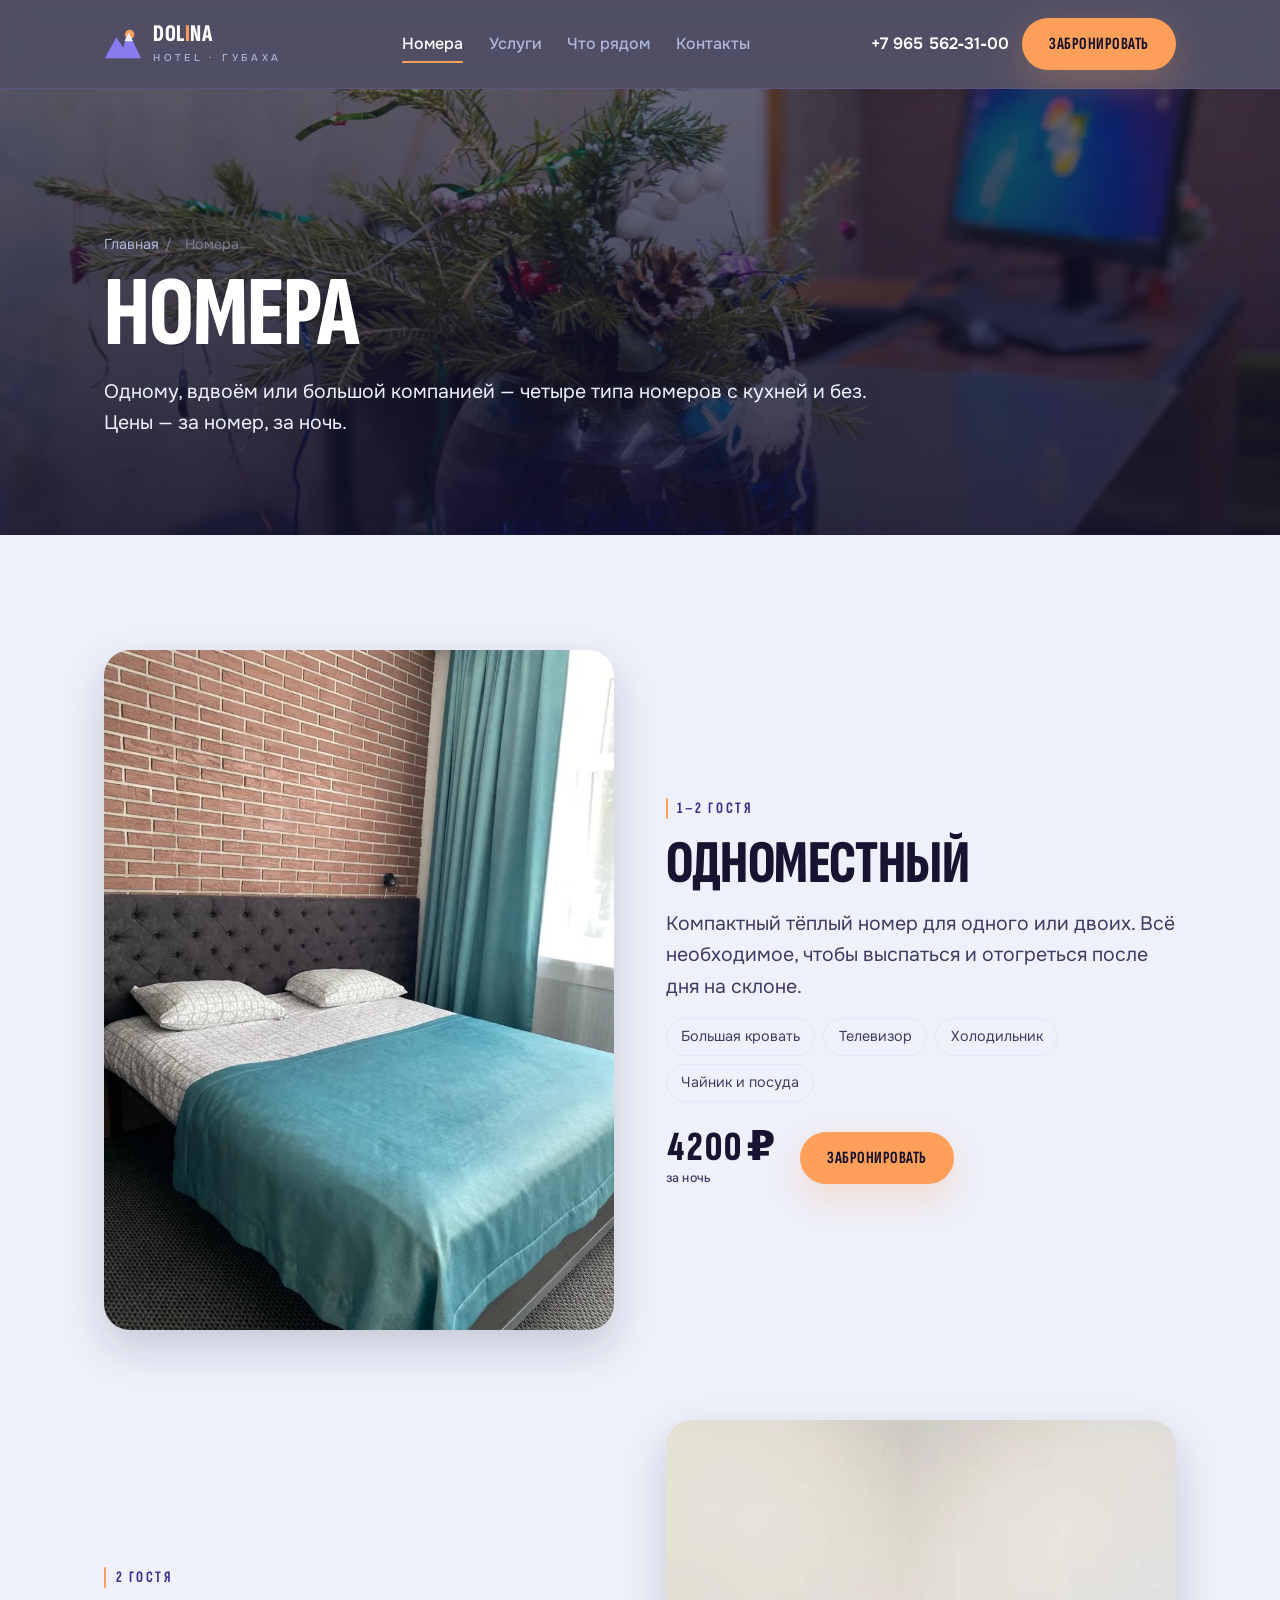
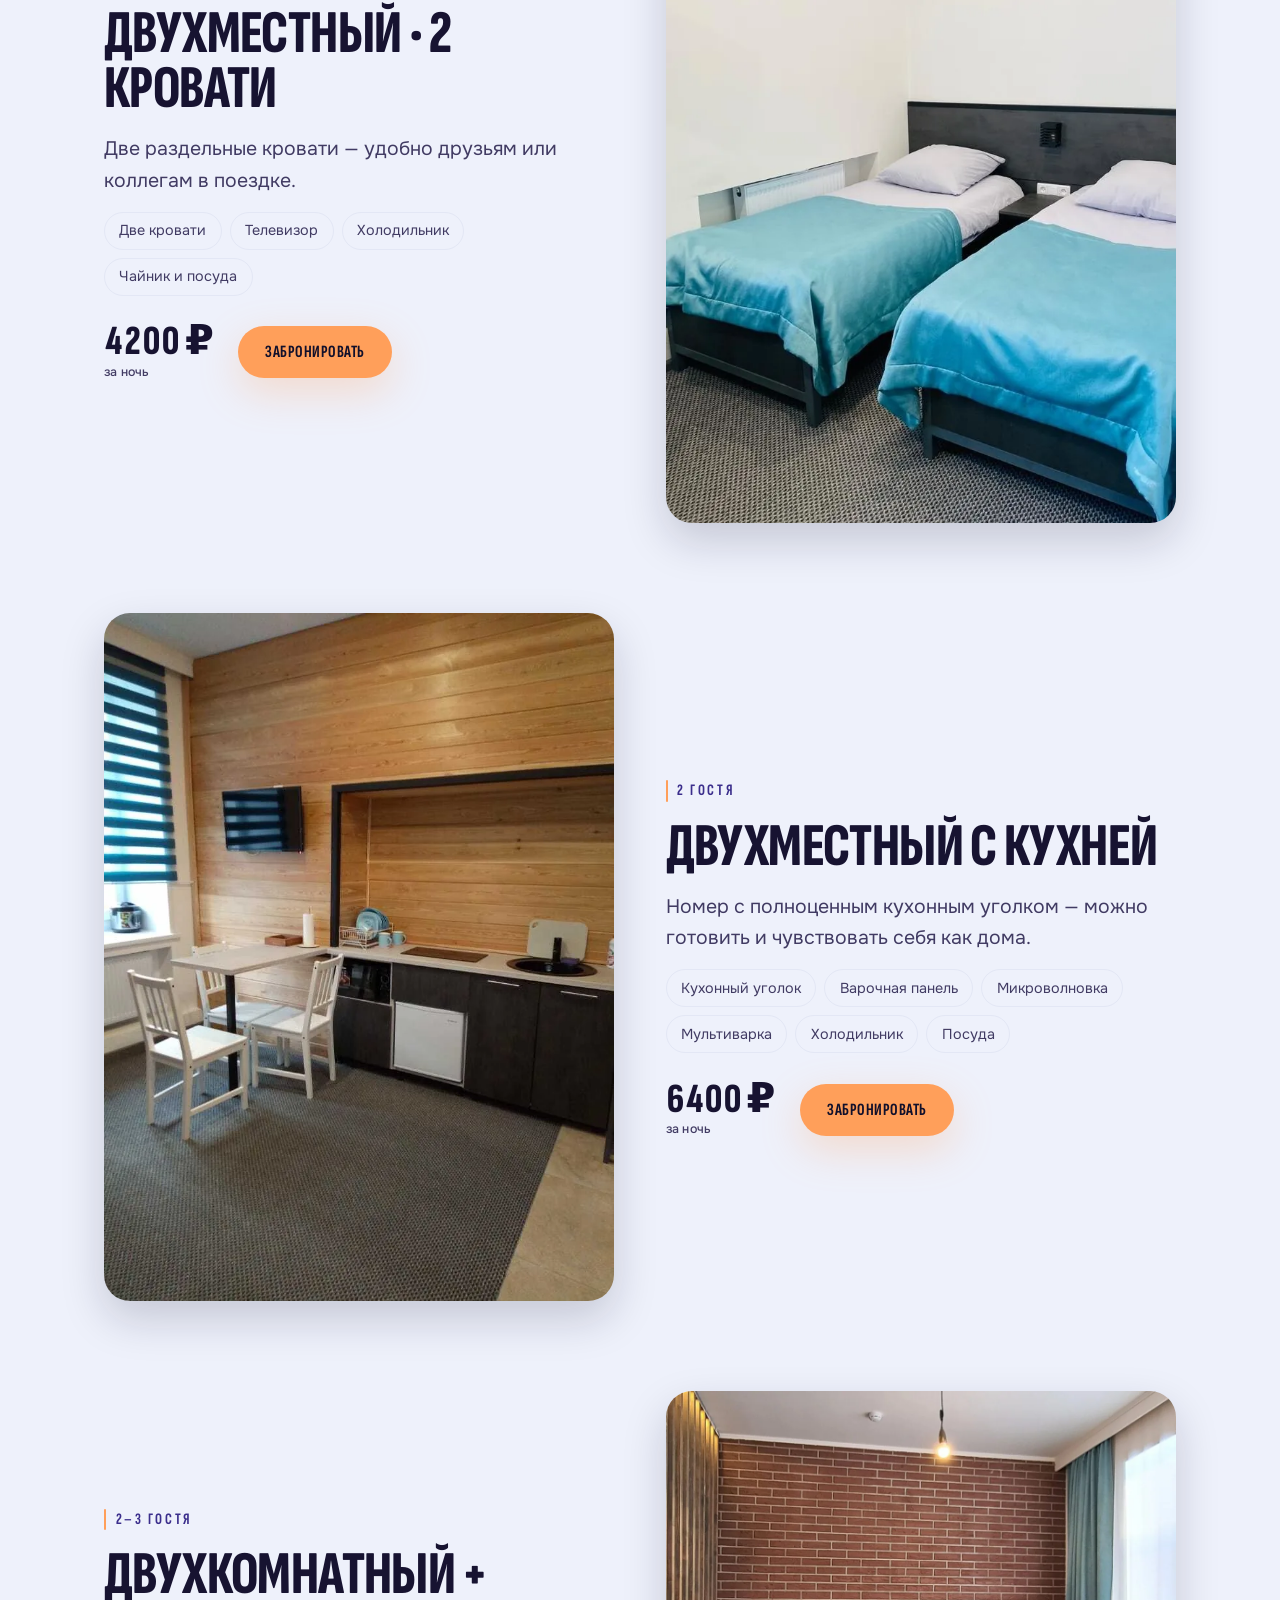
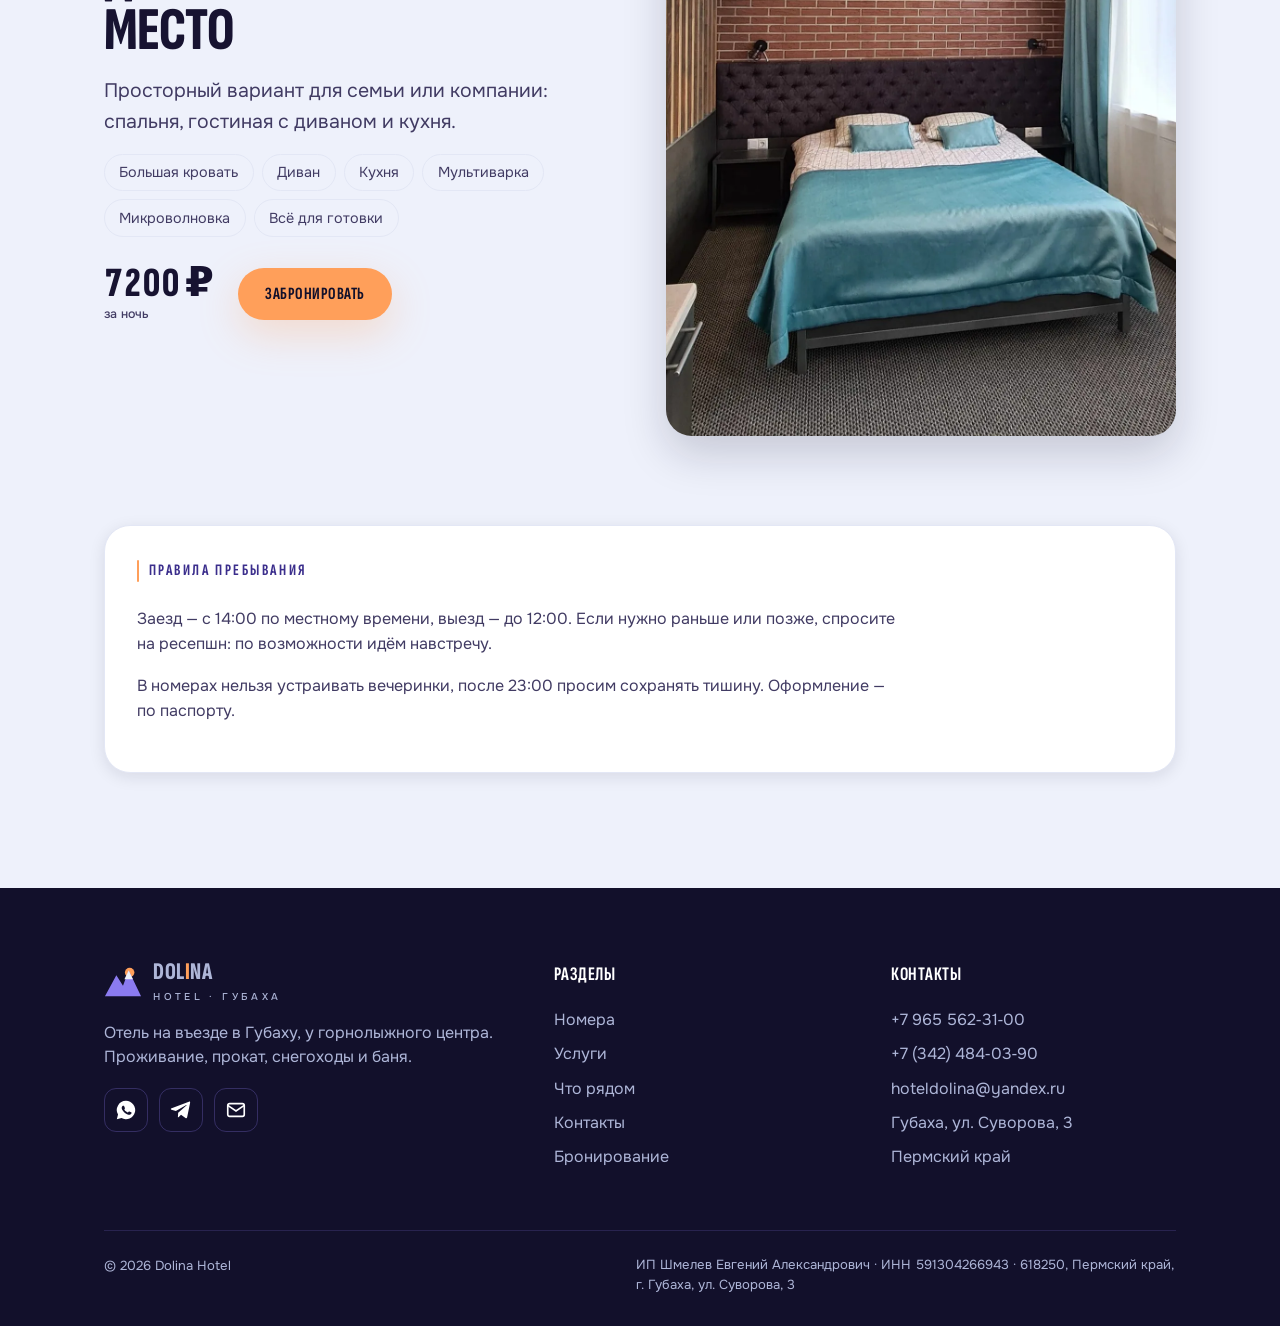
<file: nomera.html>
<!DOCTYPE html>
<html lang="ru">
<head>
<meta charset="UTF-8">
<meta name="viewport" content="width=device-width, initial-scale=1">
<title>Номера — Dolina Hotel, Губаха</title>
<meta name="description" content="Номера отеля Dolina в Губахе: одноместные, двухместные, с кухней и семейные двухкомнатные. Цены от 4200 ₽ за ночь. Заезд с 14:00.">
<link rel="icon" href="favicon.svg" type="image/svg+xml">
<link rel="preconnect" href="https://fonts.googleapis.com">
<link rel="preconnect" href="https://fonts.gstatic.com" crossorigin>
<link rel="stylesheet" href="css/styles.css">
</head>
<body>
<header class="site-header">
  <div class="wrap nav">
    <a class="brand" href="index.html" aria-label="Dolina Hotel — на главную">
      <span class="brand__mark"><svg viewBox="0 0 40 40" fill="none" aria-hidden="true"><circle cx="27" cy="10" r="5" fill="#FF9F5A"/><path d="M1 35 L13 13 L20 24 L26 8 L39 35 Z" fill="#8B7BF0"/><path d="M26 8 L30.5 17 L21.5 17 Z" fill="#EEF1FB"/></svg></span>
      <span><span class="brand__name">DOL<span>I</span>NA</span><span class="brand__sub">Hotel · Губаха</span></span>
    </a>
    <nav class="nav__links" aria-label="Главное меню">
      <a href="nomera.html" aria-current="page">Номера</a>
      <a href="uslugi.html">Услуги</a>
      <a href="okrestnosti.html">Что рядом</a>
      <a href="kontakty.html">Контакты</a>
    </nav>
    <div class="nav__actions">
      <a class="nav__phone" href="tel:+79655623100">+7 965 562‑31‑00</a>
      <a class="btn btn--ember" href="kontakty.html#bron">Забронировать</a>
      <button class="burger" data-burger aria-label="Открыть меню" aria-expanded="false"><svg viewBox="0 0 24 24" fill="none" stroke="currentColor" stroke-width="2" aria-hidden="true"><path d="M3 6h18M3 12h18M3 18h18" stroke-linecap="round"/></svg></button>
    </div>
  </div>
</header>
<aside class="mobile-nav" aria-label="Мобильное меню">
  <button class="mobile-nav__close" data-nav-close aria-label="Закрыть меню"><svg viewBox="0 0 24 24" fill="none" stroke="currentColor" stroke-width="2" aria-hidden="true"><path d="M6 6l12 12M18 6L6 18" stroke-linecap="round"/></svg></button>
  <a href="nomera.html">Номера</a>
  <a href="uslugi.html">Услуги</a>
  <a href="okrestnosti.html">Что рядом</a>
  <a href="kontakty.html">Контакты</a>
  <a class="btn btn--ember" href="kontakty.html#bron">Забронировать</a>
  <a class="nav__phone" href="tel:+79655623100" style="color:#EEF1FB;margin-top:1rem;display:block">+7 965 562‑31‑00</a>
</aside>
<div class="scrim"></div>
<main>
<section class="page-hero">
  <div class="page-hero__bg"><img src="img/interior-detail.webp" alt="Интерьер номера в отеле Dolina" width="1600" height="1000"></div>
  <div class="wrap page-hero__inner">
    <nav class="breadcrumbs" aria-label="Хлебные крошки"><a href="index.html">Главная</a><span>/</span><span>Номера</span></nav>
    <h1 class="display">Номера</h1>
    <p class="lead" style="color:#EEF1FB">Одному, вдвоём или большой компанией — четыре типа номеров с кухней и без. Цены — за номер, за ночь.</p>
  </div>
</section>
<section class="section"><div class="wrap">
  <article class="split reveal" style="margin-bottom:clamp(48px,7vw,96px)">
    <div class="media-frame"><img src="img/room-single.webp" alt="Одноместный в отеле Dolina" loading="lazy" width="768" height="1024"></div>
    <div style="direction:ltr">
      <span class="eyebrow">1–2 гостя</span>
      <h2 class="display" style="margin:.6rem 0 1rem">Одноместный</h2>
      <p class="lead">Компактный тёплый номер для одного или двоих. Всё необходимое, чтобы выспаться и отогреться после дня на склоне.</p>
      <ul class="pill-list"><li>Большая кровать</li><li>Телевизор</li><li>Холодильник</li><li>Чайник и посуда</li></ul>
      <div style="display:flex;align-items:flex-end;gap:1.5rem;margin-top:1.6rem;flex-wrap:wrap">
        <div class="room__price" style="font-size:2.6rem">4200 ₽<small>за ночь</small></div>
        <a class="btn btn--ember" href="kontakty.html#bron">Забронировать</a>
      </div>
    </div>
  </article>
  <article class="split reveal split--rev" style="margin-bottom:clamp(48px,7vw,96px)">
    <div class="media-frame" style="direction:rtl"><img src="img/room-twin.webp" alt="Двухместный · 2 кровати в отеле Dolina" loading="lazy" width="706" height="973"></div>
    <div style="direction:ltr">
      <span class="eyebrow">2 гостя</span>
      <h2 class="display" style="margin:.6rem 0 1rem">Двухместный · 2 кровати</h2>
      <p class="lead">Две раздельные кровати — удобно друзьям или коллегам в поездке.</p>
      <ul class="pill-list"><li>Две кровати</li><li>Телевизор</li><li>Холодильник</li><li>Чайник и посуда</li></ul>
      <div style="display:flex;align-items:flex-end;gap:1.5rem;margin-top:1.6rem;flex-wrap:wrap">
        <div class="room__price" style="font-size:2.6rem">4200 ₽<small>за ночь</small></div>
        <a class="btn btn--ember" href="kontakty.html#bron">Забронировать</a>
      </div>
    </div>
  </article>
  <article class="split reveal" style="margin-bottom:clamp(48px,7vw,96px)">
    <div class="media-frame"><img src="img/room-kitchen.webp" alt="Двухместный с кухней в отеле Dolina" loading="lazy" width="780" height="1052"></div>
    <div style="direction:ltr">
      <span class="eyebrow">2 гостя</span>
      <h2 class="display" style="margin:.6rem 0 1rem">Двухместный с кухней</h2>
      <p class="lead">Номер с полноценным кухонным уголком — можно готовить и чувствовать себя как дома.</p>
      <ul class="pill-list"><li>Кухонный уголок</li><li>Варочная панель</li><li>Микроволновка</li><li>Мультиварка</li><li>Холодильник</li><li>Посуда</li></ul>
      <div style="display:flex;align-items:flex-end;gap:1.5rem;margin-top:1.6rem;flex-wrap:wrap">
        <div class="room__price" style="font-size:2.6rem">6400 ₽<small>за ночь</small></div>
        <a class="btn btn--ember" href="kontakty.html#bron">Забронировать</a>
      </div>
    </div>
  </article>
  <article class="split reveal split--rev" style="margin-bottom:clamp(48px,7vw,96px)">
    <div class="media-frame" style="direction:rtl"><img src="img/room-family.webp" alt="Двухкомнатный + место в отеле Dolina" loading="lazy" width="1100" height="1390"></div>
    <div style="direction:ltr">
      <span class="eyebrow">2–3 гостя</span>
      <h2 class="display" style="margin:.6rem 0 1rem">Двухкомнатный + место</h2>
      <p class="lead">Просторный вариант для семьи или компании: спальня, гостиная с диваном и кухня.</p>
      <ul class="pill-list"><li>Большая кровать</li><li>Диван</li><li>Кухня</li><li>Мультиварка</li><li>Микроволновка</li><li>Всё для готовки</li></ul>
      <div style="display:flex;align-items:flex-end;gap:1.5rem;margin-top:1.6rem;flex-wrap:wrap">
        <div class="room__price" style="font-size:2.6rem">7200 ₽<small>за ночь</small></div>
        <a class="btn btn--ember" href="kontakty.html#bron">Забронировать</a>
      </div>
    </div>
  </article>
  <div class="reveal" style="background:#fff;border:1px solid var(--snow-2);border-radius:var(--radius-lg);padding:clamp(22px,3vw,32px);box-shadow:var(--shadow-sm)">
    <span class="eyebrow">Правила пребывания</span>
    <div class="prose" style="margin-top:1rem">
      <p>Заезд — с 14:00 по местному времени, выезд — до 12:00. Если нужно раньше или позже, спросите на ресепшн: по возможности идём навстречу.</p>
      <p>В номерах нельзя устраивать вечеринки, после 23:00 просим сохранять тишину. Оформление — по паспорту.</p>
    </div>
  </div>
</div></section>
</main>
<footer class="site-footer">
  <div class="wrap">
    <div class="footer__grid">
      <div class="footer__brand">
        <a class="brand" href="index.html">
          <span class="brand__mark"><svg viewBox="0 0 40 40" fill="none" aria-hidden="true"><circle cx="27" cy="10" r="5" fill="#FF9F5A"/><path d="M1 35 L13 13 L20 24 L26 8 L39 35 Z" fill="#8B7BF0"/><path d="M26 8 L30.5 17 L21.5 17 Z" fill="#EEF1FB"/></svg></span>
          <span><span class="brand__name">DOL<span>I</span>NA</span><span class="brand__sub">Hotel · Губаха</span></span>
        </a>
        <p class="footer__legal">Отель на въезде в Губаху, у горнолыжного центра. Проживание, прокат, снегоходы и баня.</p>
        <div class="footer__social">
          <a href="https://wa.me/79655623100" aria-label="WhatsApp" target="_blank" rel="noopener"><svg viewBox="0 0 24 24" fill="currentColor" aria-hidden="true"><path d="M12 2a10 10 0 0 0-8.7 15l-1.3 5 5.1-1.3A10 10 0 1 0 12 2Zm5.5 14.1c-.2.6-1.2 1.2-1.7 1.2-.4 0-1 .1-3.2-.9-2.6-1.1-4.2-3.8-4.3-4-.1-.2-1-1.4-1-2.6s.6-1.8.9-2.1c.2-.2.5-.3.7-.3h.5c.2 0 .4 0 .6.5l.8 2c.1.2.1.4 0 .5l-.4.6c-.1.2-.3.3-.1.6.1.3.7 1.1 1.5 1.8 1 .9 1.8 1.1 2 1.2.3.1.4.1.6-.1l.7-.8c.2-.2.4-.2.6-.1l1.9.9c.2.1.4.2.4.3.1.2.1.6 0 1.1Z"/></svg></a>
          <a href="https://t.me/" aria-label="Telegram" target="_blank" rel="noopener"><svg viewBox="0 0 24 24" fill="currentColor" aria-hidden="true"><path d="M21.9 4.3 18.7 20c-.2 1-.9 1.3-1.8.8l-4.9-3.6-2.4 2.3c-.3.3-.5.5-1 .5l.3-4.9 9-8.1c.4-.3-.1-.5-.6-.2L6.4 13.2l-4.8-1.5c-1-.3-1-1 .2-1.5L20.6 2.9c.9-.3 1.6.2 1.3 1.4Z"/></svg></a>
          <a href="mailto:hoteldolina@yandex.ru" aria-label="Написать письмо"><svg viewBox="0 0 24 24" fill="none" stroke="currentColor" stroke-width="1.8" aria-hidden="true"><rect x="3" y="5" width="18" height="14" rx="2"/><path d="m3 7 9 6 9-6"/></svg></a>
        </div>
      </div>
      <div><h4>Разделы</h4><ul>
        <li><a href="nomera.html">Номера</a></li>
        <li><a href="uslugi.html">Услуги</a></li>
        <li><a href="okrestnosti.html">Что рядом</a></li>
        <li><a href="kontakty.html">Контакты</a></li>
        <li><a href="kontakty.html#bron">Бронирование</a></li>
      </ul></div>
      <div><h4>Контакты</h4><ul>
        <li><a href="tel:+79655623100">+7 965 562‑31‑00</a></li>
        <li><a href="tel:+73424840390">+7 (342) 484‑03‑90</a></li>
        <li><a href="mailto:hoteldolina@yandex.ru">hoteldolina@yandex.ru</a></li>
        <li>Губаха, ул. Суворова, 3</li>
        <li>Пермский край</li>
      </ul></div>
    </div>
    <div class="footer__bottom">
      <span>© <span data-year>2026</span> Dolina Hotel</span>
      <span class="footer__legal">ИП Шмелев Евгений Александрович · ИНН 591304266943 · 618250, Пермский край, г. Губаха, ул. Суворова, 3</span>
    </div>
  </div>
</footer>
<script src="js/main.js"></script>
</body>
</html>
</file>
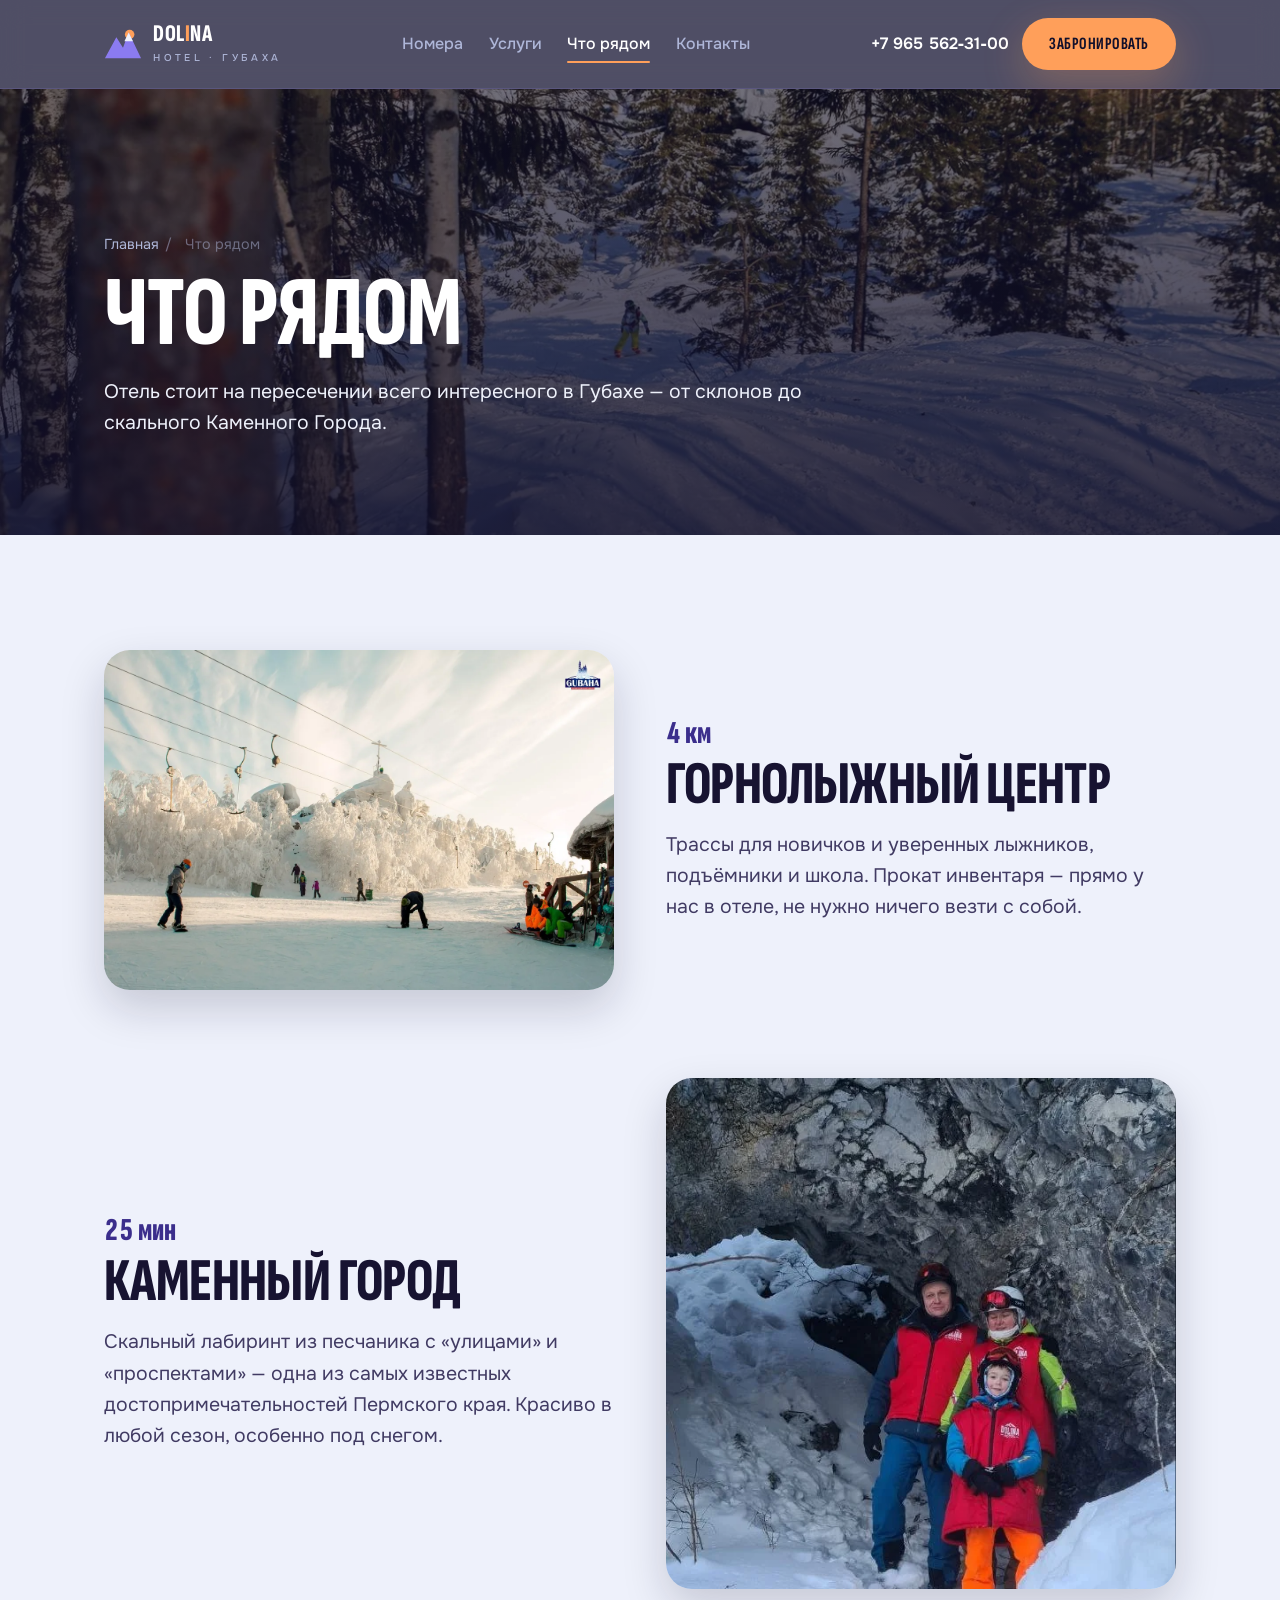
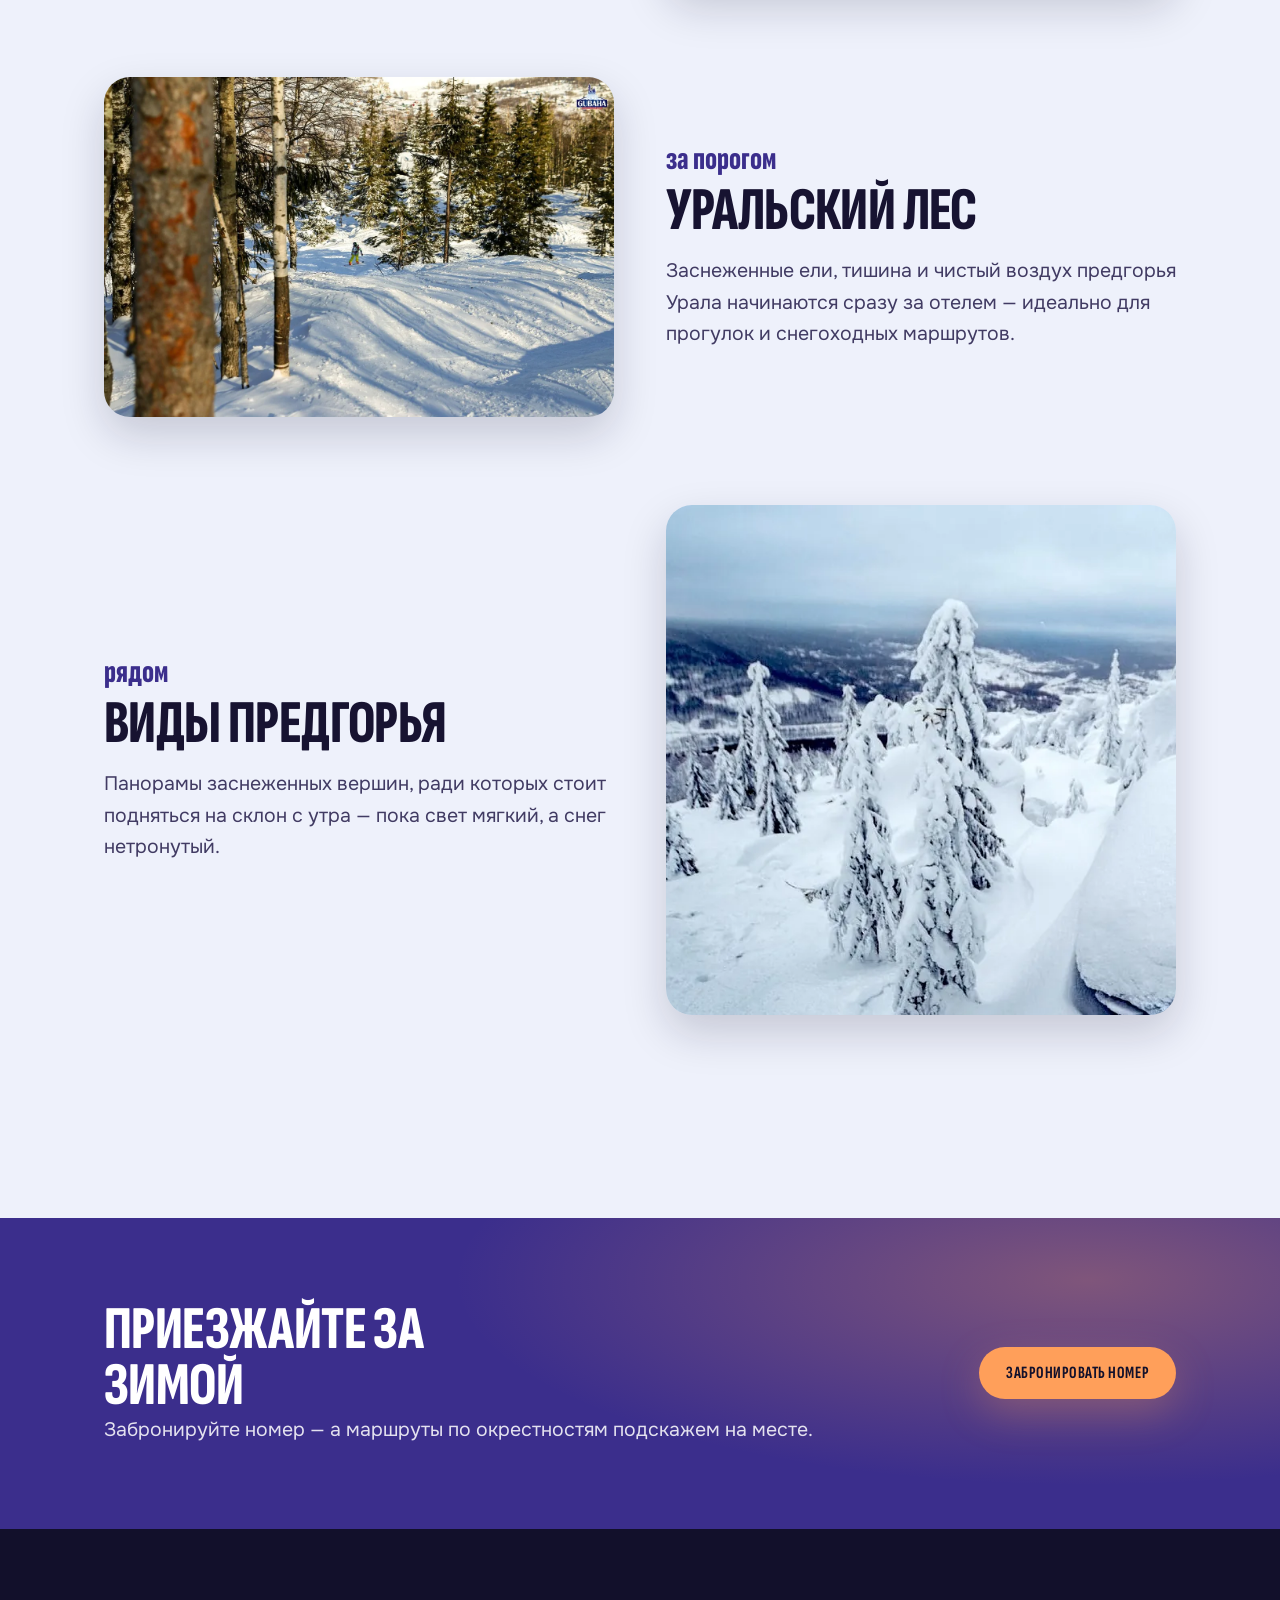
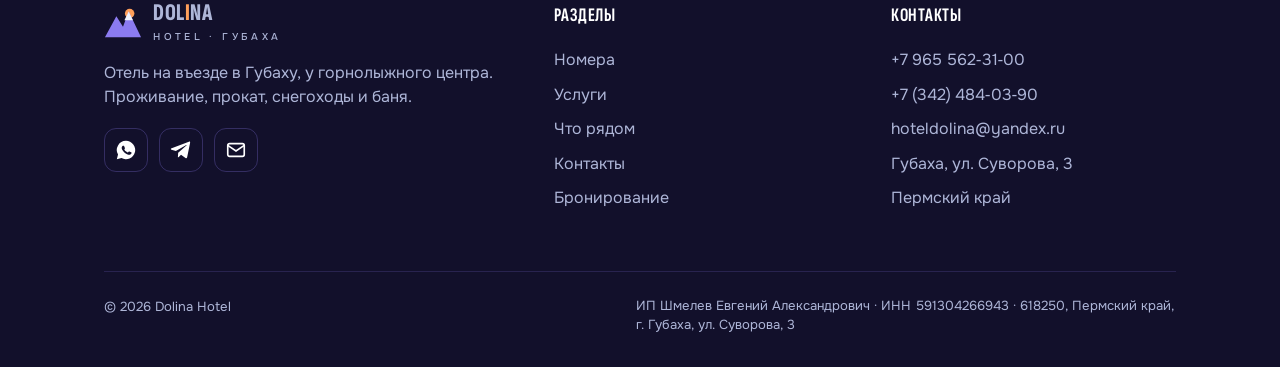
<file: okrestnosti.html>
<!DOCTYPE html>
<html lang="ru">
<head>
<meta charset="UTF-8">
<meta name="viewport" content="width=device-width, initial-scale=1">
<title>Что рядом — окрестности отеля · Dolina Hotel, Губаха</title>
<meta name="description" content="Что посмотреть рядом с отелем Dolina: горнолыжный центр в 4 км, Каменный Город в 25 минутах, заснеженные леса предгорья Урала.">
<link rel="icon" href="favicon.svg" type="image/svg+xml">
<link rel="preconnect" href="https://fonts.googleapis.com">
<link rel="preconnect" href="https://fonts.gstatic.com" crossorigin>
<link rel="stylesheet" href="css/styles.css">
</head>
<body>
<header class="site-header">
  <div class="wrap nav">
    <a class="brand" href="index.html" aria-label="Dolina Hotel — на главную">
      <span class="brand__mark"><svg viewBox="0 0 40 40" fill="none" aria-hidden="true"><circle cx="27" cy="10" r="5" fill="#FF9F5A"/><path d="M1 35 L13 13 L20 24 L26 8 L39 35 Z" fill="#8B7BF0"/><path d="M26 8 L30.5 17 L21.5 17 Z" fill="#EEF1FB"/></svg></span>
      <span><span class="brand__name">DOL<span>I</span>NA</span><span class="brand__sub">Hotel · Губаха</span></span>
    </a>
    <nav class="nav__links" aria-label="Главное меню">
      <a href="nomera.html">Номера</a>
      <a href="uslugi.html">Услуги</a>
      <a href="okrestnosti.html" aria-current="page">Что рядом</a>
      <a href="kontakty.html">Контакты</a>
    </nav>
    <div class="nav__actions">
      <a class="nav__phone" href="tel:+79655623100">+7 965 562‑31‑00</a>
      <a class="btn btn--ember" href="kontakty.html#bron">Забронировать</a>
      <button class="burger" data-burger aria-label="Открыть меню" aria-expanded="false"><svg viewBox="0 0 24 24" fill="none" stroke="currentColor" stroke-width="2" aria-hidden="true"><path d="M3 6h18M3 12h18M3 18h18" stroke-linecap="round"/></svg></button>
    </div>
  </div>
</header>
<aside class="mobile-nav" aria-label="Мобильное меню">
  <button class="mobile-nav__close" data-nav-close aria-label="Закрыть меню"><svg viewBox="0 0 24 24" fill="none" stroke="currentColor" stroke-width="2" aria-hidden="true"><path d="M6 6l12 12M18 6L6 18" stroke-linecap="round"/></svg></button>
  <a href="nomera.html">Номера</a>
  <a href="uslugi.html">Услуги</a>
  <a href="okrestnosti.html">Что рядом</a>
  <a href="kontakty.html">Контакты</a>
  <a class="btn btn--ember" href="kontakty.html#bron">Забронировать</a>
  <a class="nav__phone" href="tel:+79655623100" style="color:#EEF1FB;margin-top:1rem;display:block">+7 965 562‑31‑00</a>
</aside>
<div class="scrim"></div>
<main>
<section class="page-hero">
  <div class="page-hero__bg"><img src="img/nearby-forest.webp" alt="Зимний лес в окрестностях Губахи" width="1600" height="1000"></div>
  <div class="wrap page-hero__inner">
    <nav class="breadcrumbs" aria-label="Хлебные крошки"><a href="index.html">Главная</a><span>/</span><span>Что рядом</span></nav>
    <h1 class="display">Что рядом</h1>
    <p class="lead" style="color:#EEF1FB">Отель стоит на пересечении всего интересного в Губахе — от склонов до скального Каменного Города.</p>
  </div>
</section>
<section class="section"><div class="wrap">
  <article class="split reveal" style="margin-bottom:clamp(48px,7vw,88px)">
    <div class="media-frame"><img src="img/nearby-slope.webp" alt="Горнолыжный центр рядом с отелем Dolina в Губахе" loading="lazy" width="1300" height="867"></div>
    <div style="direction:ltr">
      <div class="place__dist" style="font-size:2rem">4 км</div>
      <h2 class="display" style="margin:.4rem 0 1rem">Горнолыжный центр</h2>
      <p class="lead">Трассы для новичков и уверенных лыжников, подъёмники и школа. Прокат инвентаря — прямо у нас в отеле, не нужно ничего везти с собой.</p>
    </div>
  </article>
  <article class="split reveal split--rev" style="margin-bottom:clamp(48px,7vw,88px)">
    <div class="media-frame" style="direction:rtl"><img src="img/nearby-kamennygorod.webp" alt="Каменный Город рядом с отелем Dolina в Губахе" loading="lazy" width="577" height="577"></div>
    <div style="direction:ltr">
      <div class="place__dist" style="font-size:2rem">25 мин</div>
      <h2 class="display" style="margin:.4rem 0 1rem">Каменный Город</h2>
      <p class="lead">Скальный лабиринт из песчаника с «улицами» и «проспектами» — одна из самых известных достопримечательностей Пермского края. Красиво в любой сезон, особенно под снегом.</p>
    </div>
  </article>
  <article class="split reveal" style="margin-bottom:clamp(48px,7vw,88px)">
    <div class="media-frame"><img src="img/nearby-forest.webp" alt="Уральский лес рядом с отелем Dolina в Губахе" loading="lazy" width="1300" height="867"></div>
    <div style="direction:ltr">
      <div class="place__dist" style="font-size:2rem">за порогом</div>
      <h2 class="display" style="margin:.4rem 0 1rem">Уральский лес</h2>
      <p class="lead">Заснеженные ели, тишина и чистый воздух предгорья Урала начинаются сразу за отелем — идеально для прогулок и снегоходных маршрутов.</p>
    </div>
  </article>
  <article class="split reveal split--rev" style="margin-bottom:clamp(48px,7vw,88px)">
    <div class="media-frame" style="direction:rtl"><img src="img/gallery1.webp" alt="Виды предгорья рядом с отелем Dolina в Губахе" loading="lazy" width="634" height="633"></div>
    <div style="direction:ltr">
      <div class="place__dist" style="font-size:2rem">рядом</div>
      <h2 class="display" style="margin:.4rem 0 1rem">Виды предгорья</h2>
      <p class="lead">Панорамы заснеженных вершин, ради которых стоит подняться на склон с утра — пока свет мягкий, а снег нетронутый.</p>
    </div>
  </article>
</div></section><section class="cta-band"><div class="wrap cta-band__inner">
   <div class="reveal"><h2 class="display" style="color:#fff">Приезжайте за зимой</h2><p class="lead">Забронируйте номер — а маршруты по окрестностям подскажем на месте.</p></div>
   <div class="reveal"><a class="btn btn--ember" href="kontakty.html#bron">Забронировать номер</a></div>
 </div></section>
</main>
<footer class="site-footer">
  <div class="wrap">
    <div class="footer__grid">
      <div class="footer__brand">
        <a class="brand" href="index.html">
          <span class="brand__mark"><svg viewBox="0 0 40 40" fill="none" aria-hidden="true"><circle cx="27" cy="10" r="5" fill="#FF9F5A"/><path d="M1 35 L13 13 L20 24 L26 8 L39 35 Z" fill="#8B7BF0"/><path d="M26 8 L30.5 17 L21.5 17 Z" fill="#EEF1FB"/></svg></span>
          <span><span class="brand__name">DOL<span>I</span>NA</span><span class="brand__sub">Hotel · Губаха</span></span>
        </a>
        <p class="footer__legal">Отель на въезде в Губаху, у горнолыжного центра. Проживание, прокат, снегоходы и баня.</p>
        <div class="footer__social">
          <a href="https://wa.me/79655623100" aria-label="WhatsApp" target="_blank" rel="noopener"><svg viewBox="0 0 24 24" fill="currentColor" aria-hidden="true"><path d="M12 2a10 10 0 0 0-8.7 15l-1.3 5 5.1-1.3A10 10 0 1 0 12 2Zm5.5 14.1c-.2.6-1.2 1.2-1.7 1.2-.4 0-1 .1-3.2-.9-2.6-1.1-4.2-3.8-4.3-4-.1-.2-1-1.4-1-2.6s.6-1.8.9-2.1c.2-.2.5-.3.7-.3h.5c.2 0 .4 0 .6.5l.8 2c.1.2.1.4 0 .5l-.4.6c-.1.2-.3.3-.1.6.1.3.7 1.1 1.5 1.8 1 .9 1.8 1.1 2 1.2.3.1.4.1.6-.1l.7-.8c.2-.2.4-.2.6-.1l1.9.9c.2.1.4.2.4.3.1.2.1.6 0 1.1Z"/></svg></a>
          <a href="https://t.me/" aria-label="Telegram" target="_blank" rel="noopener"><svg viewBox="0 0 24 24" fill="currentColor" aria-hidden="true"><path d="M21.9 4.3 18.7 20c-.2 1-.9 1.3-1.8.8l-4.9-3.6-2.4 2.3c-.3.3-.5.5-1 .5l.3-4.9 9-8.1c.4-.3-.1-.5-.6-.2L6.4 13.2l-4.8-1.5c-1-.3-1-1 .2-1.5L20.6 2.9c.9-.3 1.6.2 1.3 1.4Z"/></svg></a>
          <a href="mailto:hoteldolina@yandex.ru" aria-label="Написать письмо"><svg viewBox="0 0 24 24" fill="none" stroke="currentColor" stroke-width="1.8" aria-hidden="true"><rect x="3" y="5" width="18" height="14" rx="2"/><path d="m3 7 9 6 9-6"/></svg></a>
        </div>
      </div>
      <div><h4>Разделы</h4><ul>
        <li><a href="nomera.html">Номера</a></li>
        <li><a href="uslugi.html">Услуги</a></li>
        <li><a href="okrestnosti.html">Что рядом</a></li>
        <li><a href="kontakty.html">Контакты</a></li>
        <li><a href="kontakty.html#bron">Бронирование</a></li>
      </ul></div>
      <div><h4>Контакты</h4><ul>
        <li><a href="tel:+79655623100">+7 965 562‑31‑00</a></li>
        <li><a href="tel:+73424840390">+7 (342) 484‑03‑90</a></li>
        <li><a href="mailto:hoteldolina@yandex.ru">hoteldolina@yandex.ru</a></li>
        <li>Губаха, ул. Суворова, 3</li>
        <li>Пермский край</li>
      </ul></div>
    </div>
    <div class="footer__bottom">
      <span>© <span data-year>2026</span> Dolina Hotel</span>
      <span class="footer__legal">ИП Шмелев Евгений Александрович · ИНН 591304266943 · 618250, Пермский край, г. Губаха, ул. Суворова, 3</span>
    </div>
  </div>
</footer>
<script src="js/main.js"></script>
</body>
</html>
</file>
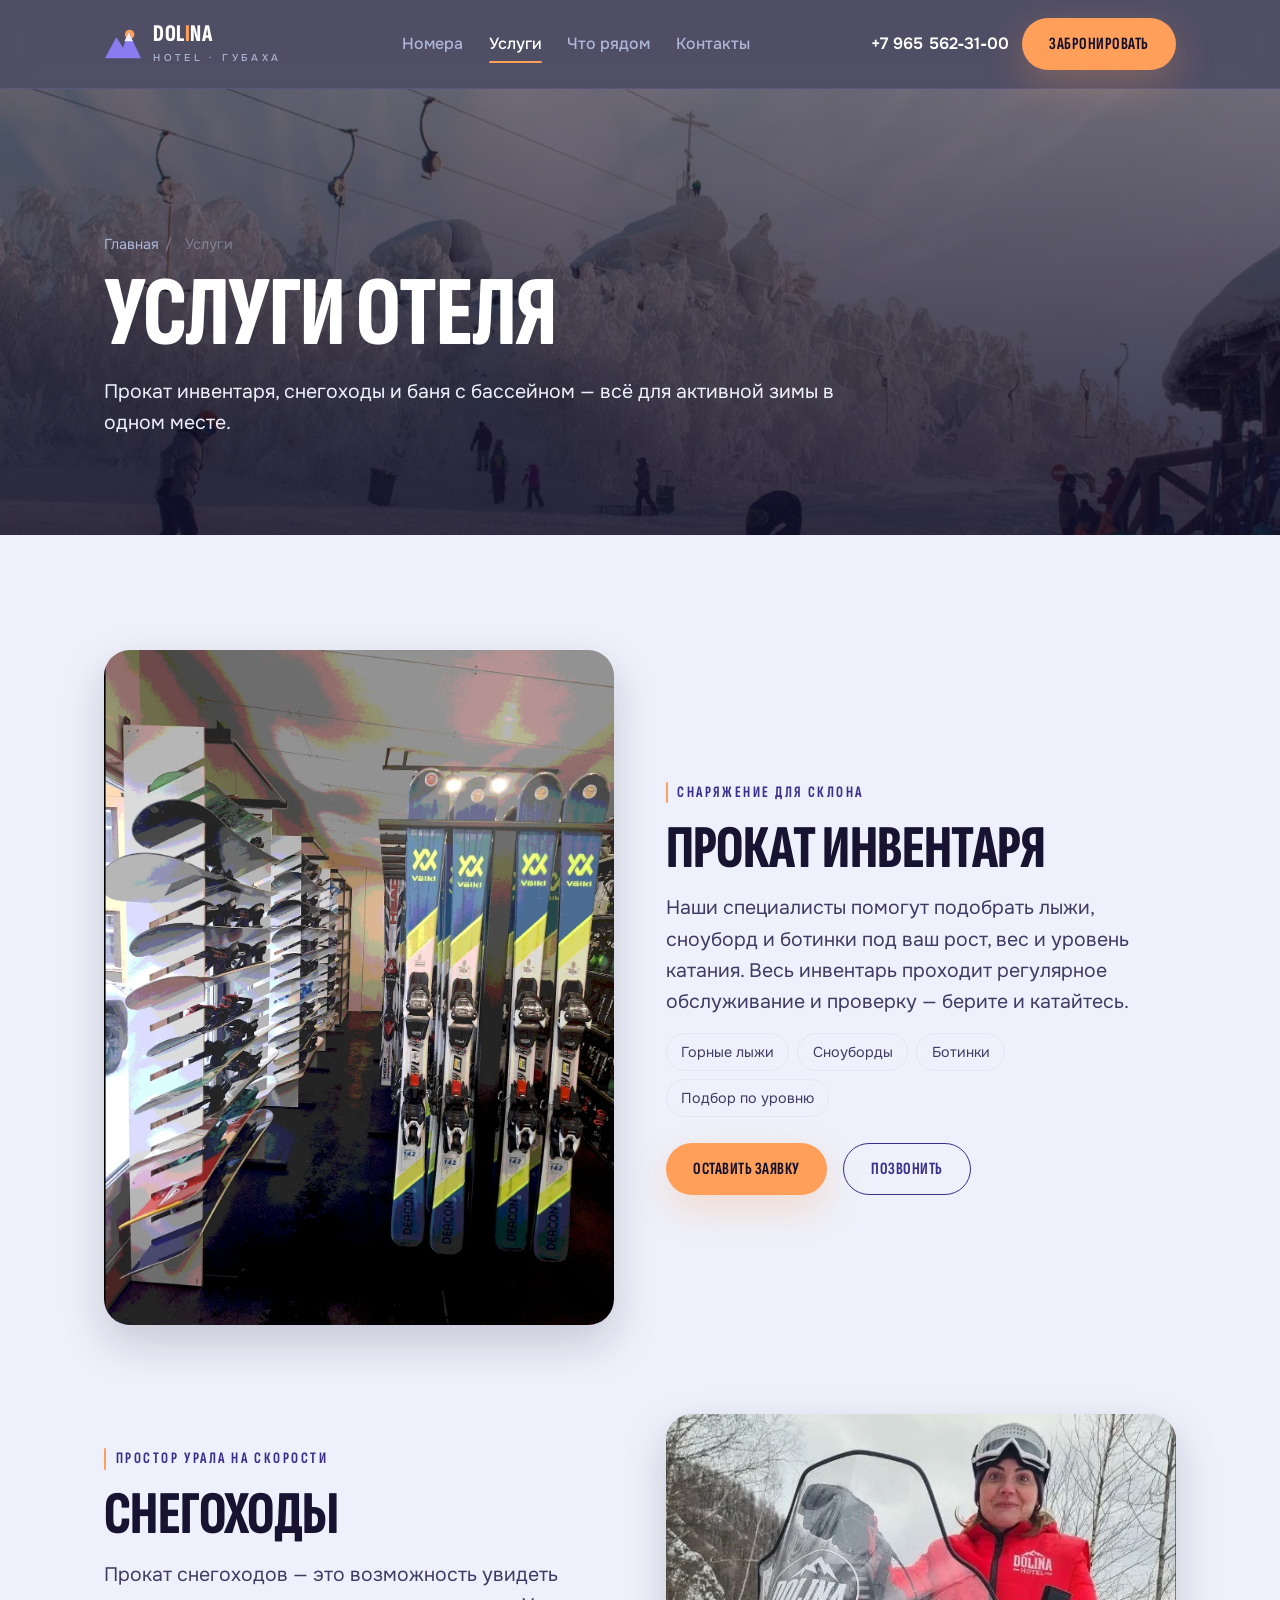
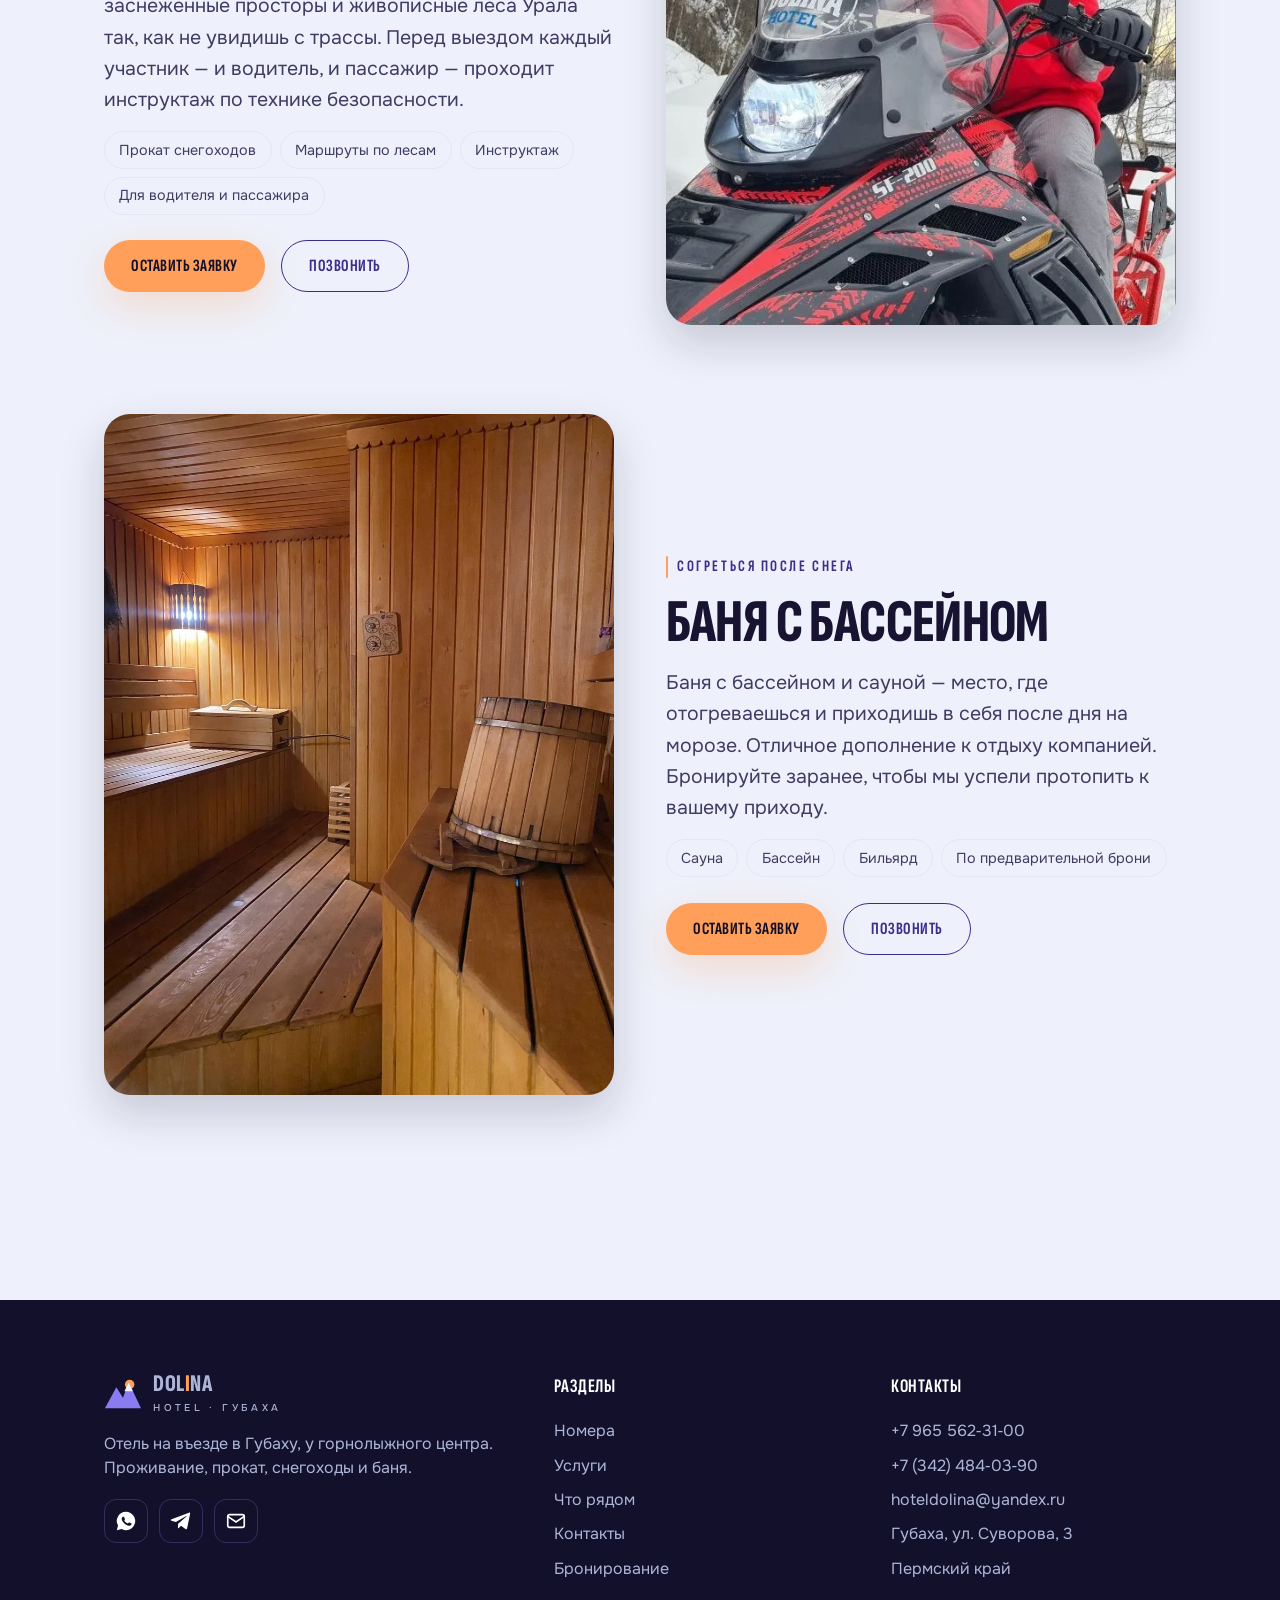
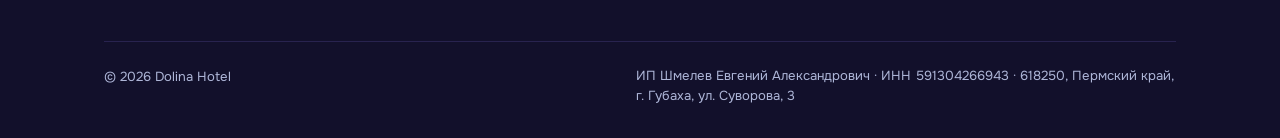
<file: uslugi.html>
<!DOCTYPE html>
<html lang="ru">
<head>
<meta charset="UTF-8">
<meta name="viewport" content="width=device-width, initial-scale=1">
<title>Услуги — прокат, снегоходы, баня · Dolina Hotel</title>
<meta name="description" content="Услуги отеля Dolina в Губахе: прокат горнолыжного инвентаря, прокат снегоходов с инструктажем и баня с бассейном и сауной.">
<link rel="icon" href="favicon.svg" type="image/svg+xml">
<link rel="preconnect" href="https://fonts.googleapis.com">
<link rel="preconnect" href="https://fonts.gstatic.com" crossorigin>
<link rel="stylesheet" href="css/styles.css">
</head>
<body>
<header class="site-header">
  <div class="wrap nav">
    <a class="brand" href="index.html" aria-label="Dolina Hotel — на главную">
      <span class="brand__mark"><svg viewBox="0 0 40 40" fill="none" aria-hidden="true"><circle cx="27" cy="10" r="5" fill="#FF9F5A"/><path d="M1 35 L13 13 L20 24 L26 8 L39 35 Z" fill="#8B7BF0"/><path d="M26 8 L30.5 17 L21.5 17 Z" fill="#EEF1FB"/></svg></span>
      <span><span class="brand__name">DOL<span>I</span>NA</span><span class="brand__sub">Hotel · Губаха</span></span>
    </a>
    <nav class="nav__links" aria-label="Главное меню">
      <a href="nomera.html">Номера</a>
      <a href="uslugi.html" aria-current="page">Услуги</a>
      <a href="okrestnosti.html">Что рядом</a>
      <a href="kontakty.html">Контакты</a>
    </nav>
    <div class="nav__actions">
      <a class="nav__phone" href="tel:+79655623100">+7 965 562‑31‑00</a>
      <a class="btn btn--ember" href="kontakty.html#bron">Забронировать</a>
      <button class="burger" data-burger aria-label="Открыть меню" aria-expanded="false"><svg viewBox="0 0 24 24" fill="none" stroke="currentColor" stroke-width="2" aria-hidden="true"><path d="M3 6h18M3 12h18M3 18h18" stroke-linecap="round"/></svg></button>
    </div>
  </div>
</header>
<aside class="mobile-nav" aria-label="Мобильное меню">
  <button class="mobile-nav__close" data-nav-close aria-label="Закрыть меню"><svg viewBox="0 0 24 24" fill="none" stroke="currentColor" stroke-width="2" aria-hidden="true"><path d="M6 6l12 12M18 6L6 18" stroke-linecap="round"/></svg></button>
  <a href="nomera.html">Номера</a>
  <a href="uslugi.html">Услуги</a>
  <a href="okrestnosti.html">Что рядом</a>
  <a href="kontakty.html">Контакты</a>
  <a class="btn btn--ember" href="kontakty.html#bron">Забронировать</a>
  <a class="nav__phone" href="tel:+79655623100" style="color:#EEF1FB;margin-top:1rem;display:block">+7 965 562‑31‑00</a>
</aside>
<div class="scrim"></div>
<main>
<section class="page-hero">
  <div class="page-hero__bg"><img src="img/nearby-slope.webp" alt="Горнолыжный склон рядом с отелем Dolina" width="1600" height="1000"></div>
  <div class="wrap page-hero__inner">
    <nav class="breadcrumbs" aria-label="Хлебные крошки"><a href="index.html">Главная</a><span>/</span><span>Услуги</span></nav>
    <h1 class="display">Услуги отеля</h1>
    <p class="lead" style="color:#EEF1FB">Прокат инвентаря, снегоходы и баня с бассейном — всё для активной зимы в одном месте.</p>
  </div>
</section>
<section class="section"><div class="wrap">
  <article class="split reveal" id="prokat" style="margin-bottom:clamp(48px,7vw,96px);scroll-margin-top:100px">
    <div class="media-frame"><img src="img/service-ski.webp" alt="Прокат инвентаря в отеле Dolina" loading="lazy" width="1300" height="1719"></div>
    <div style="direction:ltr">
      <span class="eyebrow">Снаряжение для склона</span>
      <h2 class="display" style="margin:.6rem 0 1rem">Прокат инвентаря</h2>
      <p class="lead">Наши специалисты помогут подобрать лыжи, сноуборд и ботинки под ваш рост, вес и уровень катания. Весь инвентарь проходит регулярное обслуживание и проверку — берите и катайтесь.</p>
      <ul class="pill-list"><li>Горные лыжи</li><li>Сноуборды</li><li>Ботинки</li><li>Подбор по уровню</li></ul>
      <div style="margin-top:1.6rem;display:flex;gap:1rem;flex-wrap:wrap">
        <a class="btn btn--ember" href="kontakty.html#bron">Оставить заявку</a>
        <a class="btn btn--outline" href="tel:+79655623100">Позвонить</a>
      </div>
    </div>
  </article>
  <article class="split reveal split--rev" id="snegohody" style="margin-bottom:clamp(48px,7vw,96px);scroll-margin-top:100px">
    <div class="media-frame" style="direction:rtl"><img src="img/service-snowmobile.webp" alt="Снегоходы в отеле Dolina" loading="lazy" width="577" height="577"></div>
    <div style="direction:ltr">
      <span class="eyebrow">Простор Урала на скорости</span>
      <h2 class="display" style="margin:.6rem 0 1rem">Снегоходы</h2>
      <p class="lead">Прокат снегоходов — это возможность увидеть заснеженные просторы и живописные леса Урала так, как не увидишь с трассы. Перед выездом каждый участник — и водитель, и пассажир — проходит инструктаж по технике безопасности.</p>
      <ul class="pill-list"><li>Прокат снегоходов</li><li>Маршруты по лесам</li><li>Инструктаж</li><li>Для водителя и пассажира</li></ul>
      <div style="margin-top:1.6rem;display:flex;gap:1rem;flex-wrap:wrap">
        <a class="btn btn--ember" href="kontakty.html#bron">Оставить заявку</a>
        <a class="btn btn--outline" href="tel:+79655623100">Позвонить</a>
      </div>
    </div>
  </article>
  <article class="split reveal" id="banya" style="margin-bottom:clamp(48px,7vw,96px);scroll-margin-top:100px">
    <div class="media-frame"><img src="img/service-banya.webp" alt="Баня с бассейном в отеле Dolina" loading="lazy" width="960" height="1280"></div>
    <div style="direction:ltr">
      <span class="eyebrow">Согреться после снега</span>
      <h2 class="display" style="margin:.6rem 0 1rem">Баня с бассейном</h2>
      <p class="lead">Баня с бассейном и сауной — место, где отогреваешься и приходишь в себя после дня на морозе. Отличное дополнение к отдыху компанией. Бронируйте заранее, чтобы мы успели протопить к вашему приходу.</p>
      <ul class="pill-list"><li>Сауна</li><li>Бассейн</li><li>Бильярд</li><li>По предварительной брони</li></ul>
      <div style="margin-top:1.6rem;display:flex;gap:1rem;flex-wrap:wrap">
        <a class="btn btn--ember" href="kontakty.html#bron">Оставить заявку</a>
        <a class="btn btn--outline" href="tel:+79655623100">Позвонить</a>
      </div>
    </div>
  </article>
</div></section>
</main>
<footer class="site-footer">
  <div class="wrap">
    <div class="footer__grid">
      <div class="footer__brand">
        <a class="brand" href="index.html">
          <span class="brand__mark"><svg viewBox="0 0 40 40" fill="none" aria-hidden="true"><circle cx="27" cy="10" r="5" fill="#FF9F5A"/><path d="M1 35 L13 13 L20 24 L26 8 L39 35 Z" fill="#8B7BF0"/><path d="M26 8 L30.5 17 L21.5 17 Z" fill="#EEF1FB"/></svg></span>
          <span><span class="brand__name">DOL<span>I</span>NA</span><span class="brand__sub">Hotel · Губаха</span></span>
        </a>
        <p class="footer__legal">Отель на въезде в Губаху, у горнолыжного центра. Проживание, прокат, снегоходы и баня.</p>
        <div class="footer__social">
          <a href="https://wa.me/79655623100" aria-label="WhatsApp" target="_blank" rel="noopener"><svg viewBox="0 0 24 24" fill="currentColor" aria-hidden="true"><path d="M12 2a10 10 0 0 0-8.7 15l-1.3 5 5.1-1.3A10 10 0 1 0 12 2Zm5.5 14.1c-.2.6-1.2 1.2-1.7 1.2-.4 0-1 .1-3.2-.9-2.6-1.1-4.2-3.8-4.3-4-.1-.2-1-1.4-1-2.6s.6-1.8.9-2.1c.2-.2.5-.3.7-.3h.5c.2 0 .4 0 .6.5l.8 2c.1.2.1.4 0 .5l-.4.6c-.1.2-.3.3-.1.6.1.3.7 1.1 1.5 1.8 1 .9 1.8 1.1 2 1.2.3.1.4.1.6-.1l.7-.8c.2-.2.4-.2.6-.1l1.9.9c.2.1.4.2.4.3.1.2.1.6 0 1.1Z"/></svg></a>
          <a href="https://t.me/" aria-label="Telegram" target="_blank" rel="noopener"><svg viewBox="0 0 24 24" fill="currentColor" aria-hidden="true"><path d="M21.9 4.3 18.7 20c-.2 1-.9 1.3-1.8.8l-4.9-3.6-2.4 2.3c-.3.3-.5.5-1 .5l.3-4.9 9-8.1c.4-.3-.1-.5-.6-.2L6.4 13.2l-4.8-1.5c-1-.3-1-1 .2-1.5L20.6 2.9c.9-.3 1.6.2 1.3 1.4Z"/></svg></a>
          <a href="mailto:hoteldolina@yandex.ru" aria-label="Написать письмо"><svg viewBox="0 0 24 24" fill="none" stroke="currentColor" stroke-width="1.8" aria-hidden="true"><rect x="3" y="5" width="18" height="14" rx="2"/><path d="m3 7 9 6 9-6"/></svg></a>
        </div>
      </div>
      <div><h4>Разделы</h4><ul>
        <li><a href="nomera.html">Номера</a></li>
        <li><a href="uslugi.html">Услуги</a></li>
        <li><a href="okrestnosti.html">Что рядом</a></li>
        <li><a href="kontakty.html">Контакты</a></li>
        <li><a href="kontakty.html#bron">Бронирование</a></li>
      </ul></div>
      <div><h4>Контакты</h4><ul>
        <li><a href="tel:+79655623100">+7 965 562‑31‑00</a></li>
        <li><a href="tel:+73424840390">+7 (342) 484‑03‑90</a></li>
        <li><a href="mailto:hoteldolina@yandex.ru">hoteldolina@yandex.ru</a></li>
        <li>Губаха, ул. Суворова, 3</li>
        <li>Пермский край</li>
      </ul></div>
    </div>
    <div class="footer__bottom">
      <span>© <span data-year>2026</span> Dolina Hotel</span>
      <span class="footer__legal">ИП Шмелев Евгений Александрович · ИНН 591304266943 · 618250, Пермский край, г. Губаха, ул. Суворова, 3</span>
    </div>
  </div>
</footer>
<script src="js/main.js"></script>
</body>
</html>
</file>
<file: css/styles.css>
/* ============================================================
   Dolina Hotel — «Сумерки на уральском снегу»
   Cold indigo + one warm ember note (the lit window = CTA)
   ============================================================ */

/* ---------- Fonts ---------- */
@import url('https://fonts.googleapis.com/css2?family=Sofia+Sans+Extra+Condensed:wght@500;600;700;800&family=Onest:wght@400;500;600;700&display=swap');

/* ---------- Tokens ---------- */
:root{
  --night:#12102B;
  --dusk:#241B54;
  --dusk-2:#2E2465;
  --indigo:#3B2E8C;
  --violet:#8B7BF0;
  --violet-soft:#B4A9F5;
  --snow:#EEF1FB;
  --snow-2:#E3E7F5;
  --frost:#AEB6D8;
  --ink:#171331;
  --ink-soft:#413B63;
  --ember:#FF9F5A;
  --ember-deep:#EC7C2E;

  --maxw:1200px;
  --gutter:clamp(20px,5vw,64px);
  --radius:18px;
  --radius-lg:26px;

  --shadow-sm:0 4px 16px rgba(18,16,43,.10);
  --shadow-md:0 18px 44px rgba(18,16,43,.18);
  --shadow-glow:0 14px 40px rgba(255,159,90,.28);

  --ease:cubic-bezier(.22,.61,.36,1);
  --font-display:'Sofia Sans Extra Condensed',system-ui,sans-serif;
  --font-body:'Onest',system-ui,-apple-system,sans-serif;
}

/* ---------- Reset ---------- */
*{margin:0;padding:0;box-sizing:border-box}
html{scroll-behavior:smooth;overflow-x:hidden}
body{
  font-family:var(--font-body);
  color:var(--ink);
  background:var(--snow);
  line-height:1.6;
  -webkit-font-smoothing:antialiased;
  overflow-x:hidden;
}
img{display:block;max-width:100%;height:auto}
a{color:inherit;text-decoration:none}
ul{list-style:none}
button{font-family:inherit;cursor:pointer;border:none;background:none}
:focus-visible{outline:3px solid var(--ember);outline-offset:3px;border-radius:4px}

/* ---------- Typography ---------- */
.display{
  font-family:var(--font-display);
  font-weight:800;
  line-height:.92;
  letter-spacing:-.01em;
  text-transform:uppercase;
}
h1.display{font-size:clamp(2.9rem,8vw,6.2rem)}
h2.display{font-size:clamp(2.1rem,5vw,3.8rem)}
h3.display{font-size:clamp(1.5rem,3vw,2rem)}

.eyebrow{
  display:inline-flex;align-items:center;gap:.6rem;
  font-family:var(--font-display);
  font-weight:700;font-size:1rem;letter-spacing:.16em;
  text-transform:uppercase;color:var(--indigo);
}
.eyebrow::before{
  content:"";width:2px;height:1.35em;background:var(--ember);
  display:inline-block;border-radius:2px;
}
.on-dark .eyebrow{color:var(--violet-soft)}
.lead{font-size:clamp(1.05rem,1.6vw,1.22rem);color:var(--ink-soft);max-width:60ch}
.on-dark{color:var(--snow)}
.on-dark .lead{color:var(--frost)}

/* ---------- Layout ---------- */
.wrap{max-width:var(--maxw);margin-inline:auto;padding-inline:var(--gutter)}
.section{padding-block:clamp(64px,9vw,120px)}
.section-head{max-width:64ch;margin-bottom:clamp(32px,5vw,56px)}
.section-head h2{margin:.6rem 0 1rem}
.center{text-align:center;margin-inline:auto}

/* ---------- Buttons ---------- */
.btn{
  display:inline-flex;align-items:center;justify-content:center;gap:.55rem;
  font-family:var(--font-display);font-weight:700;font-size:1.08rem;
  letter-spacing:.03em;text-transform:uppercase;
  min-height:52px;padding:0 1.7rem;border-radius:999px;
  transition:transform .2s var(--ease),box-shadow .2s var(--ease),background .2s var(--ease);
  will-change:transform;
}
.btn svg{width:1.1em;height:1.1em}
.btn--ember{background:var(--ember);color:var(--night);box-shadow:var(--shadow-glow)}
.btn--ember:hover{background:var(--ember-deep);transform:translateY(-2px)}
.btn--solid{background:var(--indigo);color:#fff}
.btn--solid:hover{background:var(--dusk);transform:translateY(-2px)}
.btn--ghost{border:1.5px solid rgba(255,255,255,.4);color:#fff}
.btn--ghost:hover{border-color:var(--ember);color:var(--ember)}
.btn--outline{border:1.5px solid var(--indigo);color:var(--indigo)}
.btn--outline:hover{background:var(--indigo);color:#fff}

/* ============================================================
   HEADER
   ============================================================ */
.site-header{
  position:sticky;top:0;z-index:100;
  background:rgba(18,16,43,.72);
  backdrop-filter:blur(14px);-webkit-backdrop-filter:blur(14px);
  border-bottom:1px solid rgba(139,123,240,.18);
  transition:background .3s var(--ease),padding .3s var(--ease);
}
.site-header.is-scrolled{background:rgba(18,16,43,.94)}
.nav{
  display:flex;align-items:center;justify-content:space-between;gap:1.5rem;
  padding-block:clamp(12px,1.6vw,18px);
}
.brand{display:flex;align-items:center;gap:.7rem;color:#fff}
.brand__mark{
  width:38px;height:38px;flex:none;
  display:grid;place-items:center;
}
.brand__name{font-family:var(--font-display);font-weight:800;font-size:1.5rem;letter-spacing:.02em;line-height:1;text-transform:uppercase}
.brand__name span{color:var(--ember)}
.brand__sub{display:block;font-family:var(--font-body);font-weight:500;font-size:.62rem;letter-spacing:.34em;color:var(--frost);text-transform:uppercase;margin-top:2px}

.nav__links{display:flex;align-items:center;gap:1.6rem}
.nav__links a{color:var(--frost);font-weight:500;font-size:1rem;transition:color .2s;position:relative;padding-block:4px}
.nav__links a:hover,.nav__links a[aria-current="page"]{color:#fff}
.nav__links a[aria-current="page"]::after{
  content:"";position:absolute;left:0;bottom:-2px;width:100%;height:2px;background:var(--ember);border-radius:2px;
}
.nav__actions{display:flex;align-items:center;gap:.8rem}
.nav__phone{color:#fff;font-weight:600;font-size:1.02rem;white-space:nowrap}
.nav__phone:hover{color:var(--ember)}

.burger{display:none;width:46px;height:46px;border-radius:12px;color:#fff;place-items:center}
.burger svg{width:26px;height:26px}

/* mobile nav hidden on desktop by default */
.mobile-nav,.scrim{display:none}

/* mobile nav */
@media(max-width:900px){
  .nav__links,.nav__phone{display:none}
  .nav__actions .btn--ember{display:none}
  .burger{display:grid}
  .mobile-nav{
    display:flex;
    position:fixed;inset:0 0 0 auto;width:min(84vw,340px);z-index:200;
    background:var(--dusk);padding:88px 28px 40px;
    transform:translateX(100%);transition:transform .35s var(--ease);
    display:flex;flex-direction:column;gap:.4rem;box-shadow:var(--shadow-md);
  }
  .mobile-nav.is-open{transform:translateX(0)}
  .mobile-nav a{color:var(--snow);font-family:var(--font-display);font-weight:700;font-size:1.6rem;text-transform:uppercase;padding-block:12px;border-bottom:1px solid rgba(139,123,240,.15)}
  .mobile-nav a:hover{color:var(--ember)}
  .mobile-nav .btn{margin-top:1.4rem}
  .mobile-nav__close{position:absolute;top:22px;right:22px;width:44px;height:44px;color:#fff;display:grid;place-items:center}
  .mobile-nav__close svg{width:26px;height:26px}
  .scrim{display:block;position:fixed;inset:0;background:rgba(10,8,26,.55);z-index:150;opacity:0;visibility:hidden;transition:opacity .3s}
  .scrim.is-open{opacity:1;visibility:visible}
}

/* ============================================================
   HERO
   ============================================================ */
.hero{position:relative;background:var(--night);color:#fff;overflow:hidden;isolation:isolate}
.hero__bg{position:absolute;inset:0;z-index:-2}
.hero__bg img{width:100%;height:100%;object-fit:cover;object-position:center 40%}
.hero__bg::after{
  content:"";position:absolute;inset:0;
  background:
    radial-gradient(120% 80% at 78% 8%, rgba(255,159,90,.28), transparent 46%),
    linear-gradient(180deg, rgba(18,16,43,.55) 0%, rgba(18,16,43,.35) 34%, rgba(18,16,43,.82) 78%, var(--night) 100%);
}
.hero__inner{position:relative;z-index:1;padding-block:clamp(120px,20vh,220px) 0;min-height:clamp(560px,82vh,860px);display:flex;flex-direction:column;justify-content:center}
.hero__eyebrow{color:var(--violet-soft)}
.hero h1{margin:1rem 0 1.3rem;max-width:16ch;text-shadow:0 4px 40px rgba(0,0,0,.35)}
.hero h1 em{font-style:normal;color:var(--ember)}
.hero__lead{color:var(--snow);font-size:clamp(1.08rem,1.7vw,1.3rem);max-width:46ch;margin-bottom:2rem}
.hero__cta{display:flex;flex-wrap:wrap;gap:1rem;align-items:center}

/* signature ridge */
.ridge{display:block;width:100%;height:clamp(60px,9vw,120px);position:relative;z-index:1;margin-top:auto}
.ridge svg{display:block;width:100%;height:100%}
.hero__ridge{margin-top:clamp(48px,10vh,120px)}

/* facts strip */
.facts{background:var(--dusk);color:#fff}
.facts__grid{display:grid;grid-template-columns:repeat(4,1fr);gap:1px;background:rgba(139,123,240,.2)}
.fact{background:var(--dusk);padding:clamp(22px,3vw,34px) clamp(18px,2.4vw,30px);text-align:center}
.fact__num{font-family:var(--font-display);font-weight:800;font-size:clamp(2.2rem,4vw,3.2rem);color:var(--ember);line-height:1;font-variant-numeric:tabular-nums}
.fact__label{color:var(--frost);font-size:.95rem;margin-top:.5rem;letter-spacing:.01em}
@media(max-width:720px){.facts__grid{grid-template-columns:repeat(2,1fr)}}

/* ============================================================
   ROOM CARDS
   ============================================================ */
.rooms{display:grid;grid-template-columns:repeat(2,1fr);gap:clamp(20px,2.4vw,30px)}
@media(max-width:760px){.rooms{grid-template-columns:1fr}}
.room{
  background:#fff;border-radius:var(--radius-lg);overflow:hidden;
  box-shadow:var(--shadow-sm);display:flex;flex-direction:column;
  transition:transform .3s var(--ease),box-shadow .3s var(--ease);
  border:1px solid var(--snow-2);
}
.room:hover{transform:translateY(-6px);box-shadow:var(--shadow-md)}
.room__media{position:relative;aspect-ratio:16/11;overflow:hidden}
.room__media img{width:100%;height:100%;object-fit:cover;transition:transform .6s var(--ease)}
.room:hover .room__media img{transform:scale(1.06)}
.room__cap{position:absolute;top:14px;left:14px;background:rgba(18,16,43,.82);color:#fff;font-size:.82rem;font-weight:600;padding:.35rem .8rem;border-radius:999px;backdrop-filter:blur(6px)}
.room__body{padding:clamp(20px,2.4vw,28px);display:flex;flex-direction:column;flex:1;gap:.7rem}
.room__title{font-family:var(--font-display);font-weight:700;font-size:1.6rem;text-transform:uppercase;line-height:1}
.room__feat{display:flex;flex-wrap:wrap;gap:.4rem .5rem;margin-top:.2rem}
.room__feat li{font-size:.86rem;color:var(--ink-soft);background:var(--snow);border:1px solid var(--snow-2);padding:.25rem .6rem;border-radius:8px}
.room__foot{margin-top:auto;padding-top:1rem;display:flex;align-items:flex-end;justify-content:space-between;gap:1rem;border-top:1px solid var(--snow-2)}
.room__price{font-family:var(--font-display);font-weight:800;font-size:2rem;color:var(--ink);line-height:1;font-variant-numeric:tabular-nums}
.room__price small{display:block;font-family:var(--font-body);font-weight:500;font-size:.78rem;color:var(--ink-soft);letter-spacing:.02em;margin-top:.2rem;text-transform:none}

/* ============================================================
   SERVICES (tiles on dark)
   ============================================================ */
.dark-section{background:var(--night);color:#fff;position:relative}
.services{display:grid;grid-template-columns:repeat(3,1fr);gap:clamp(18px,2vw,26px)}
@media(max-width:860px){.services{grid-template-columns:1fr}}
.tile{
  position:relative;border-radius:var(--radius-lg);overflow:hidden;
  min-height:clamp(320px,38vw,420px);display:flex;flex-direction:column;justify-content:flex-end;
  color:#fff;isolation:isolate;
  transition:transform .3s var(--ease);
}
.tile:hover{transform:translateY(-6px)}
.tile img{position:absolute;inset:0;width:100%;height:100%;object-fit:cover;z-index:-2;transition:transform .6s var(--ease)}
.tile:hover img{transform:scale(1.07)}
.tile::after{content:"";position:absolute;inset:0;z-index:-1;background:linear-gradient(180deg,rgba(18,16,43,0) 30%,rgba(18,16,43,.6) 64%,rgba(18,16,43,.94) 100%)}
.tile__body{padding:clamp(22px,2.6vw,30px)}
.tile__title{font-family:var(--font-display);font-weight:700;font-size:1.7rem;text-transform:uppercase;line-height:1}
.tile__text{color:var(--frost);font-size:.95rem;margin-top:.5rem}
.tile__link{display:inline-flex;align-items:center;gap:.4rem;margin-top:1rem;color:var(--ember);font-weight:600;font-size:.95rem}
.tile__link svg{width:1.1em;height:1.1em;transition:transform .2s}
.tile:hover .tile__link svg{transform:translateX(4px)}

/* ============================================================
   NEARBY (distance cards)
   ============================================================ */
.nearby{display:grid;grid-template-columns:repeat(3,1fr);gap:clamp(18px,2vw,26px)}
@media(max-width:860px){.nearby{grid-template-columns:1fr}}
.place{background:#fff;border-radius:var(--radius-lg);overflow:hidden;box-shadow:var(--shadow-sm);border:1px solid var(--snow-2)}
.place__media{aspect-ratio:3/2;overflow:hidden}
.place__media img{width:100%;height:100%;object-fit:cover;transition:transform .6s var(--ease)}
.place:hover .place__media img{transform:scale(1.05)}
.place__body{padding:clamp(18px,2vw,24px)}
.place__dist{display:inline-flex;align-items:baseline;gap:.35rem;font-family:var(--font-display);font-weight:800;color:var(--indigo);font-size:1.5rem;line-height:1;font-variant-numeric:tabular-nums}
.place__dist span{font-family:var(--font-body);font-weight:600;font-size:.82rem;color:var(--ink-soft);text-transform:uppercase;letter-spacing:.06em}
.place__title{font-family:var(--font-display);font-weight:700;font-size:1.35rem;text-transform:uppercase;margin:.5rem 0 .3rem;line-height:1}
.place__text{font-size:.92rem;color:var(--ink-soft)}

/* ============================================================
   CTA band
   ============================================================ */
.cta-band{position:relative;background:var(--indigo);color:#fff;overflow:hidden;isolation:isolate}
.cta-band::before{content:"";position:absolute;inset:0;z-index:-1;background:radial-gradient(90% 120% at 85% 20%,rgba(255,159,90,.35),transparent 55%)}
.cta-band__inner{display:flex;flex-wrap:wrap;align-items:center;justify-content:space-between;gap:2rem;padding-block:clamp(48px,7vw,84px)}
.cta-band h2{max-width:18ch}
.cta-band .lead{color:rgba(255,255,255,.86)}

/* ============================================================
   GALLERY
   ============================================================ */
.gallery{display:grid;grid-template-columns:repeat(4,1fr);grid-auto-rows:1fr;gap:12px}
.gallery a{border-radius:14px;overflow:hidden;aspect-ratio:1;display:block}
.gallery a:first-child{grid-column:span 2;grid-row:span 2;aspect-ratio:auto}
.gallery img{width:100%;height:100%;object-fit:cover;transition:transform .5s var(--ease)}
.gallery a:hover img{transform:scale(1.08)}
@media(max-width:640px){.gallery{grid-template-columns:repeat(2,1fr)}.gallery a:first-child{grid-column:span 2;grid-row:auto}}

/* ============================================================
   FOOTER
   ============================================================ */
.site-footer{background:var(--night);color:var(--frost);padding-block:clamp(48px,6vw,72px) 32px}
.footer__grid{display:grid;grid-template-columns:1.4fr 1fr 1fr;gap:clamp(28px,4vw,56px)}
@media(max-width:760px){.footer__grid{grid-template-columns:1fr}}
.footer__grid h4{font-family:var(--font-display);font-weight:700;color:#fff;font-size:1.2rem;text-transform:uppercase;letter-spacing:.04em;margin-bottom:1rem}
.footer__grid a{color:var(--frost);transition:color .2s}
.footer__grid a:hover{color:var(--ember)}
.footer__grid li{margin-bottom:.55rem}
.footer__brand .brand{margin-bottom:1rem}
.footer__social{display:flex;gap:.7rem;margin-top:1.2rem}
.footer__social a{width:44px;height:44px;border-radius:12px;border:1px solid rgba(139,123,240,.28);display:grid;place-items:center;color:#fff}
.footer__social a:hover{background:var(--ember);color:var(--night);border-color:var(--ember)}
.footer__social svg{width:22px;height:22px}
.footer__bottom{margin-top:clamp(32px,4vw,52px);padding-top:24px;border-top:1px solid rgba(139,123,240,.18);display:flex;flex-wrap:wrap;justify-content:space-between;gap:.6rem;font-size:.82rem;color:var(--frost)}
.footer__legal{max-width:60ch;line-height:1.5}

/* ============================================================
   PAGE HERO (interior pages)
   ============================================================ */
.page-hero{position:relative;background:var(--night);color:#fff;overflow:hidden;isolation:isolate}
.page-hero__bg{position:absolute;inset:0;z-index:-2}
.page-hero__bg img{width:100%;height:100%;object-fit:cover}
.page-hero__bg::after{content:"";position:absolute;inset:0;background:linear-gradient(180deg,rgba(18,16,43,.6),rgba(18,16,43,.86))}
.page-hero__inner{padding-block:clamp(96px,16vh,180px) clamp(56px,8vw,96px)}
.page-hero h1{margin:.8rem 0 1rem;max-width:20ch}
.breadcrumbs{font-size:.9rem;color:var(--frost)}
.breadcrumbs a:hover{color:var(--ember)}
.breadcrumbs span{opacity:.5;margin-inline:.4rem}

/* prose */
.prose p{margin-bottom:1rem;color:var(--ink-soft);max-width:70ch}
.prose h3{margin:1.6rem 0 .6rem}

/* contact */
.contact-grid{display:grid;grid-template-columns:1fr 1fr;gap:clamp(24px,4vw,56px);align-items:start}
@media(max-width:820px){.contact-grid{grid-template-columns:1fr}}
.contact-card{background:#fff;border:1px solid var(--snow-2);border-radius:var(--radius-lg);padding:clamp(24px,3vw,36px);box-shadow:var(--shadow-sm)}
.contact-row{display:flex;gap:1rem;padding-block:1rem;border-bottom:1px solid var(--snow-2)}
.contact-row:last-child{border-bottom:none}
.contact-row__ico{width:44px;height:44px;flex:none;border-radius:12px;background:var(--snow);display:grid;place-items:center;color:var(--indigo)}
.contact-row__ico svg{width:22px;height:22px}
.contact-row__k{font-size:.82rem;color:var(--ink-soft);text-transform:uppercase;letter-spacing:.06em}
.contact-row__v{font-weight:600;font-size:1.1rem}
.contact-row__v a:hover{color:var(--ember-deep)}
.map-embed{border-radius:var(--radius-lg);overflow:hidden;box-shadow:var(--shadow-sm);border:1px solid var(--snow-2);min-height:340px}
.map-embed iframe{width:100%;height:100%;min-height:340px;border:0;display:block}

/* form */
.book-form{display:grid;gap:1rem}
.field{display:flex;flex-direction:column;gap:.4rem}
.field label{font-size:.86rem;font-weight:600;color:var(--ink)}
.field label b{color:var(--ember-deep)}
.field input,.field select,.field textarea{
  font-family:inherit;font-size:1rem;padding:.85rem 1rem;border:1.5px solid var(--snow-2);
  border-radius:12px;background:#fff;color:var(--ink);transition:border-color .2s;min-height:48px;
}
.field input:focus,.field select:focus,.field textarea:focus{outline:none;border-color:var(--indigo)}
.field .hint{font-size:.78rem;color:var(--ink-soft)}
.field.row{display:grid;grid-template-columns:1fr 1fr;gap:1rem}
@media(max-width:520px){.field.row{grid-template-columns:1fr}}
.form-note{font-size:.8rem;color:var(--ink-soft)}
.form-status{font-size:.95rem;font-weight:600;padding:.4rem 0}
.form-status.ok{color:#1f8a52}

/* reveal animation */
.reveal{opacity:0;transform:translateY(24px);transition:opacity .7s var(--ease),transform .7s var(--ease)}
.reveal.is-in{opacity:1;transform:none}
@media(prefers-reduced-motion:reduce){
  *{animation:none!important;transition-duration:.001ms!important}
  html{scroll-behavior:auto}
  .reveal{opacity:1;transform:none}
}

/* utility */
.split{display:grid;grid-template-columns:1fr 1fr;gap:clamp(28px,4vw,64px);align-items:center}
@media(max-width:820px){.split{grid-template-columns:1fr}}
.split--rev{direction:rtl}
.split--rev>*{direction:ltr}
@media(max-width:820px){.split--rev{direction:ltr}}
.media-frame{border-radius:var(--radius-lg);overflow:hidden;box-shadow:var(--shadow-md)}
.media-frame img{width:100%;height:100%;object-fit:cover}
.stack-gap>*+*{margin-top:1.2rem}
.pill-list{display:flex;flex-wrap:wrap;gap:.5rem;margin-top:1rem}
.pill-list li{background:var(--snow);border:1px solid var(--snow-2);border-radius:999px;padding:.4rem .9rem;font-size:.9rem;color:var(--ink-soft)}
.on-dark .pill-list li{background:rgba(139,123,240,.12);border-color:rgba(139,123,240,.24);color:var(--frost)}
</file>
